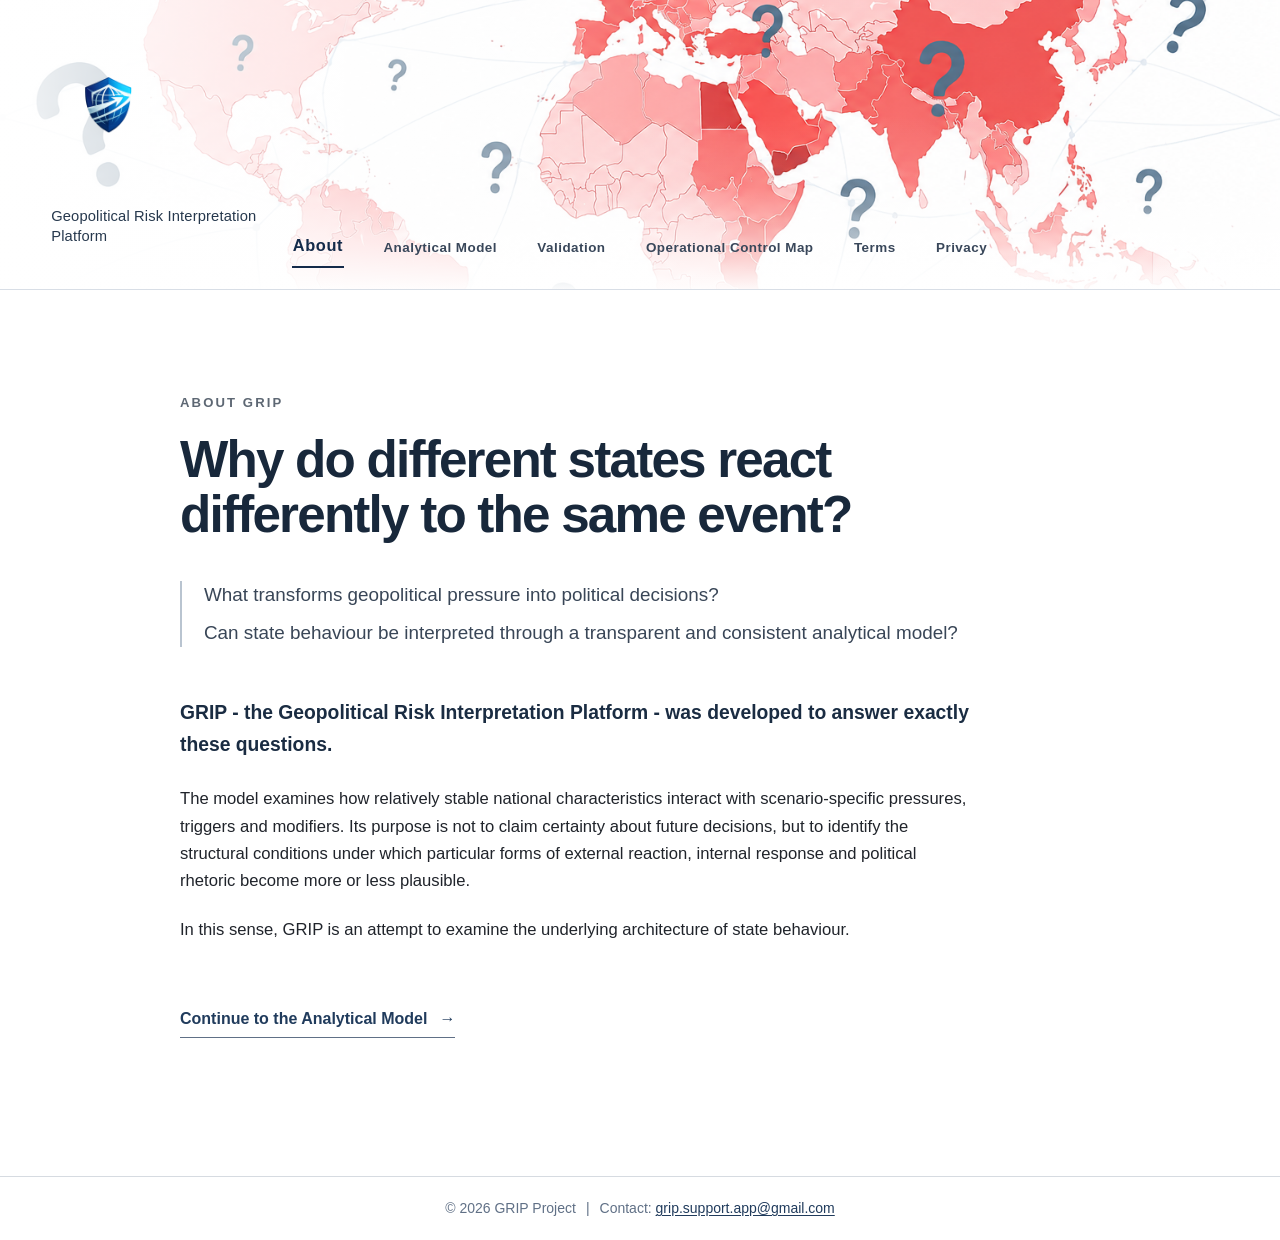
<file: index.html>
<!DOCTYPE html>
<html lang="en">
<head>
  <meta charset="utf-8">
  <meta name="viewport" content="width=device-width, initial-scale=1">
  <meta name="description" content="GRIP — Geopolitical Risk Interpretation Platform. A structured approach to interpreting state behaviour under geopolitical pressure.">
  <title>About GRIP | Geopolitical Risk Interpretation Platform</title>
  <link rel="stylesheet" href="styles.css">
</head>
<body>
  <header class="hero" aria-label="GRIP introduction">
    <img class="hero__background" src="assets/banner-about.png"
         alt="A world map with global connections and question marks">
    <div class="hero__shade" aria-hidden="true"></div>

    <a class="brand" href="index.html" aria-label="GRIP About page">
      <img class="brand__logo" src="assets/grip-logo.png" alt="GRIP logo">
      <span class="brand__name">Geopolitical Risk Interpretation Platform</span>
    </a>

    <nav class="site-nav" aria-label="Primary navigation">
      <a class="site-nav__link site-nav__link--active" href="index.html" aria-current="page">About</a>
      <a class="site-nav__link" href="model.html">Analytical Model</a>
      <a class="site-nav__link" href="validation.html">Validation</a>
      <a class="site-nav__link" href="map.html">Operational Control Map</a>
      <a class="site-nav__link" href="terms.html">Terms</a>
      <a class="site-nav__link" href="privacy.html">Privacy</a>
    </nav>
  </header>

  <main class="page">
    <article class="article">
      <p class="eyebrow">About GRIP</p>
      <h1>Why do different states react differently to the same event?</h1>

      <div class="opening-questions" aria-label="Questions behind GRIP">
        <p>What transforms geopolitical pressure into political decisions?</p>
        <p>Can state behaviour be interpreted through a transparent and consistent analytical model?</p>
      </div>

      <div class="prose">
        <p class="lead">GRIP - the Geopolitical Risk Interpretation Platform - was developed to answer exactly these questions.</p>
        <p>
          The model examines how relatively stable national characteristics interact
          with scenario-specific pressures, triggers and modifiers. Its purpose is not
          to claim certainty about future decisions, but to identify the structural
          conditions under which particular forms of external reaction, internal
          response and political rhetoric become more or less plausible.
        </p>
        <p>
          In this sense, GRIP is an attempt to examine the underlying architecture of
          state behaviour.
        </p>
      </div>

      <a class="next-link" href="model.html">
        Continue to the Analytical Model <span aria-hidden="true">→</span>
      </a>
    </article>
  </main>

  <footer class="site-footer">
    <div class="footer-content">
      <span>© 2026 GRIP Project</span>
      <span class="footer-separator" aria-hidden="true">|</span>
      <span>Contact: <a href="mailto:grip.support.app@gmail.com">grip.support.app@gmail.com</a></span>
    </div>
  </footer>

</body>
</html>
</file>
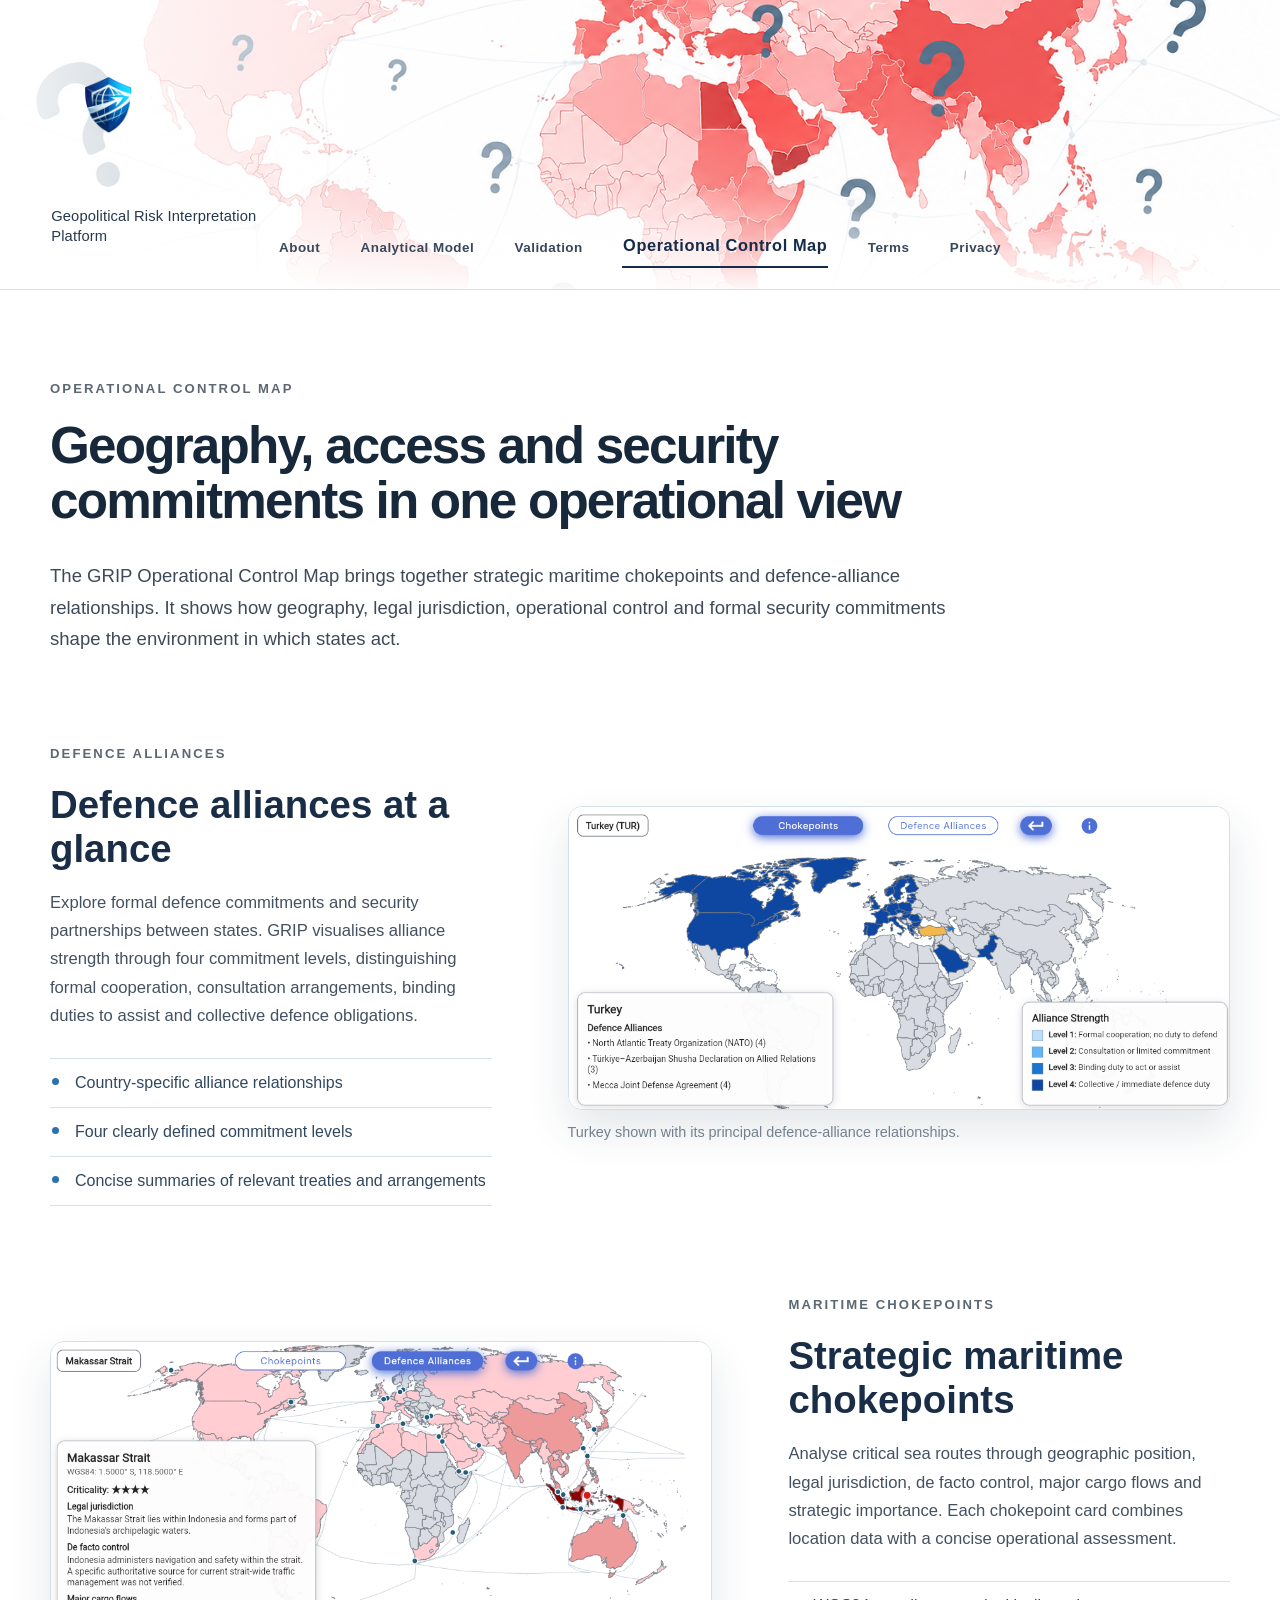
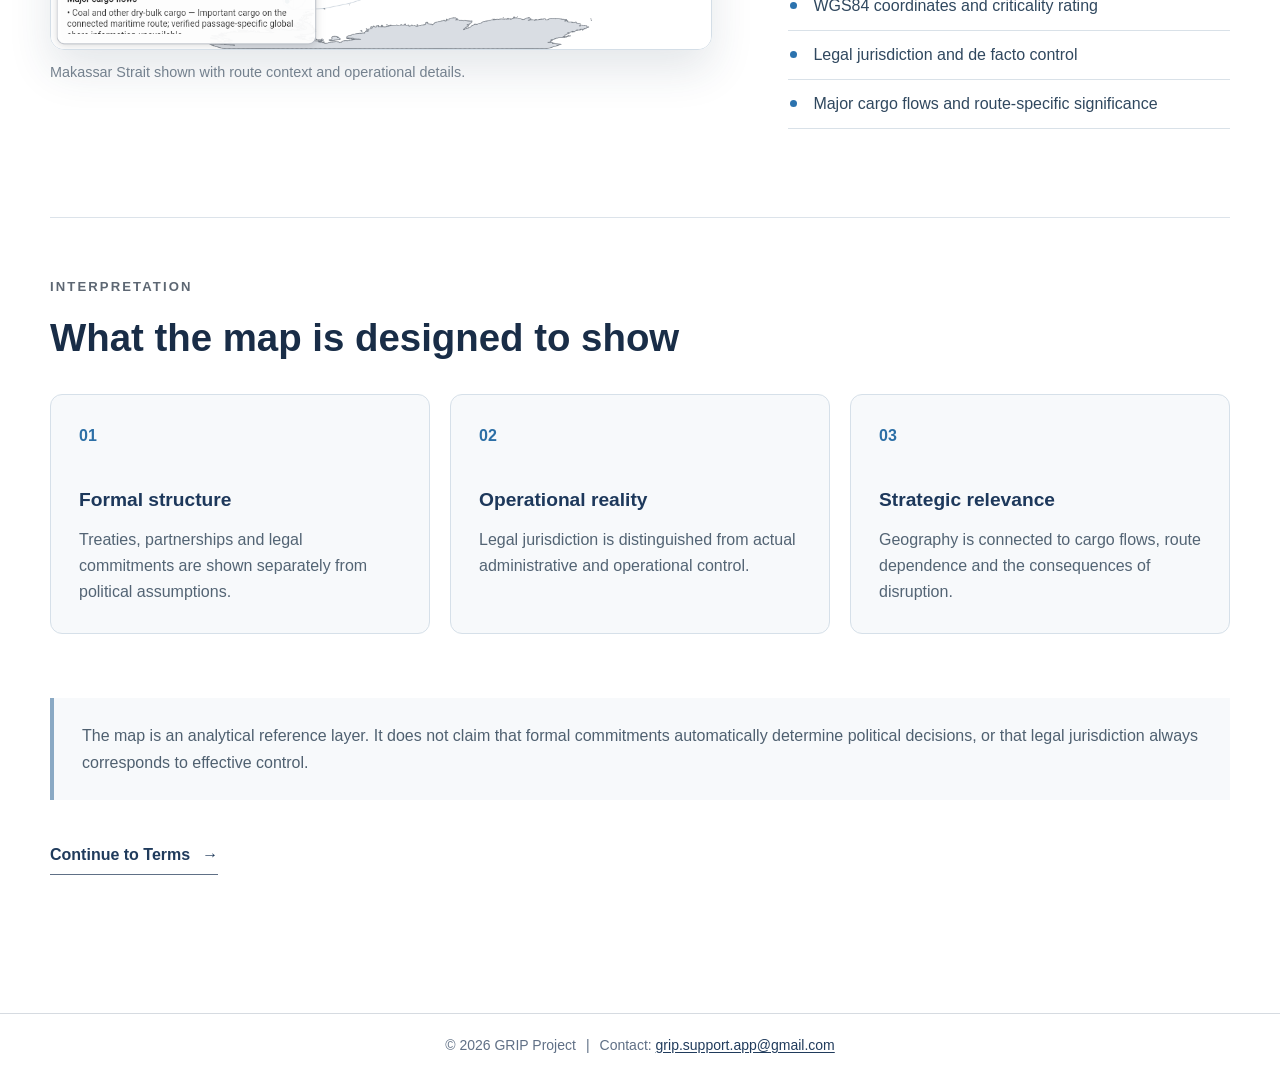
<file: map.html>
<!DOCTYPE html>
<html lang="en">
<head>
  <meta charset="utf-8">
  <meta name="viewport" content="width=device-width, initial-scale=1">
  <meta name="description" content="Explore strategic maritime chokepoints and defence-alliance relationships in the GRIP Operational Control Map.">
  <title>Operational Control Map | GRIP</title>

  <link rel="stylesheet" href="styles.css">
  <link rel="stylesheet" href="map.css?v=3">
</head>

<body>
  <header class="hero" aria-label="GRIP Operational Control Map">
    <picture>
      <img
        class="hero__background"
        src="assets/banner-about.png"
        alt=""
      >
    </picture>

    <div class="hero__shade" aria-hidden="true"></div>

    <a class="brand" href="index.html" aria-label="GRIP About page">
      <img class="brand__logo" src="assets/grip-logo.png" alt="GRIP logo">
      <span class="brand__name">Geopolitical Risk Interpretation Platform</span>
    </a>

    <nav class="site-nav" aria-label="Primary navigation">
      <a class="site-nav__link" href="index.html">About</a>
      <a class="site-nav__link" href="model.html">Analytical Model</a>
      <a class="site-nav__link" href="validation.html">Validation</a>
      <a class="site-nav__link site-nav__link--active"
         href="map.html"
         aria-current="page">Operational Control Map</a>
      <a class="site-nav__link" href="terms.html">Terms</a>
      <a class="site-nav__link" href="privacy.html">Privacy</a>
    </nav>
  </header>

  <main class="page page--map">
    <article class="article article--map">
      <p class="eyebrow">Operational Control Map</p>

      <h1>Geography, access and security commitments in one operational view</h1>

      <p class="map-intro">
        The GRIP Operational Control Map brings together strategic maritime
        chokepoints and defence-alliance relationships. It shows how geography,
        legal jurisdiction, operational control and formal security commitments
        shape the environment in which states act.
      </p>

      <section class="map-section map-section--split">
        <div class="map-section__text">
          <p class="eyebrow">Defence Alliances</p>
          <h2>Defence alliances at a glance</h2>

          <p>
            Explore formal defence commitments and security partnerships between
            states. GRIP visualises alliance strength through four commitment
            levels, distinguishing formal cooperation, consultation arrangements,
            binding duties to assist and collective defence obligations.
          </p>

          <ul class="map-list">
            <li>Country-specific alliance relationships</li>
            <li>Four clearly defined commitment levels</li>
            <li>Concise summaries of relevant treaties and arrangements</li>
          </ul>
        </div>

        <figure class="map-figure">
          <img
            src="assets/Alliances_2.png"
            alt="GRIP defence-alliance view for Turkey"
            loading="lazy"
          >
          <figcaption>
            Turkey shown with its principal defence-alliance relationships.
          </figcaption>
        </figure>
      </section>

      <section class="map-section map-section--split map-section--reverse">
        <div class="map-section__text">
          <p class="eyebrow">Maritime Chokepoints</p>
          <h2>Strategic maritime chokepoints</h2>

          <p>
            Analyse critical sea routes through geographic position, legal
            jurisdiction, de facto control, major cargo flows and strategic
            importance. Each chokepoint card combines location data with a concise
            operational assessment.
          </p>

          <ul class="map-list">
            <li>WGS84 coordinates and criticality rating</li>
            <li>Legal jurisdiction and de facto control</li>
            <li>Major cargo flows and route-specific significance</li>
          </ul>
        </div>

        <figure class="map-figure">
          <img
            src="assets/Chokepoints_2.png"
            alt="GRIP chokepoint view for the Makassar Strait"
            loading="lazy"
          >
          <figcaption>
            Makassar Strait shown with route context and operational details.
          </figcaption>
        </figure>
      </section>

      <section class="map-section map-section--principles">
        <p class="eyebrow">Interpretation</p>
        <h2>What the map is designed to show</h2>

        <div class="principles-grid">
          <article>
            <span>01</span>
            <h3>Formal structure</h3>
            <p>
              Treaties, partnerships and legal commitments are shown separately
              from political assumptions.
            </p>
          </article>

          <article>
            <span>02</span>
            <h3>Operational reality</h3>
            <p>
              Legal jurisdiction is distinguished from actual administrative and
              operational control.
            </p>
          </article>

          <article>
            <span>03</span>
            <h3>Strategic relevance</h3>
            <p>
              Geography is connected to cargo flows, route dependence and the
              consequences of disruption.
            </p>
          </article>
        </div>
      </section>

      <p class="map-note">
        The map is an analytical reference layer. It does not claim that formal
        commitments automatically determine political decisions, or that legal
        jurisdiction always corresponds to effective control.
      </p>

      <a class="next-link" href="terms.html">
        Continue to Terms
        <span aria-hidden="true">→</span>
      </a>
    </article>
  </main>

  <footer class="site-footer">
    <div class="footer-content">
      <span>© 2026 GRIP Project</span>
      <span class="footer-separator" aria-hidden="true">|</span>
      <span>Contact: <a href="mailto:grip.support.app@gmail.com">grip.support.app@gmail.com</a></span>
    </div>
  </footer>

</body>
</html>
</file>
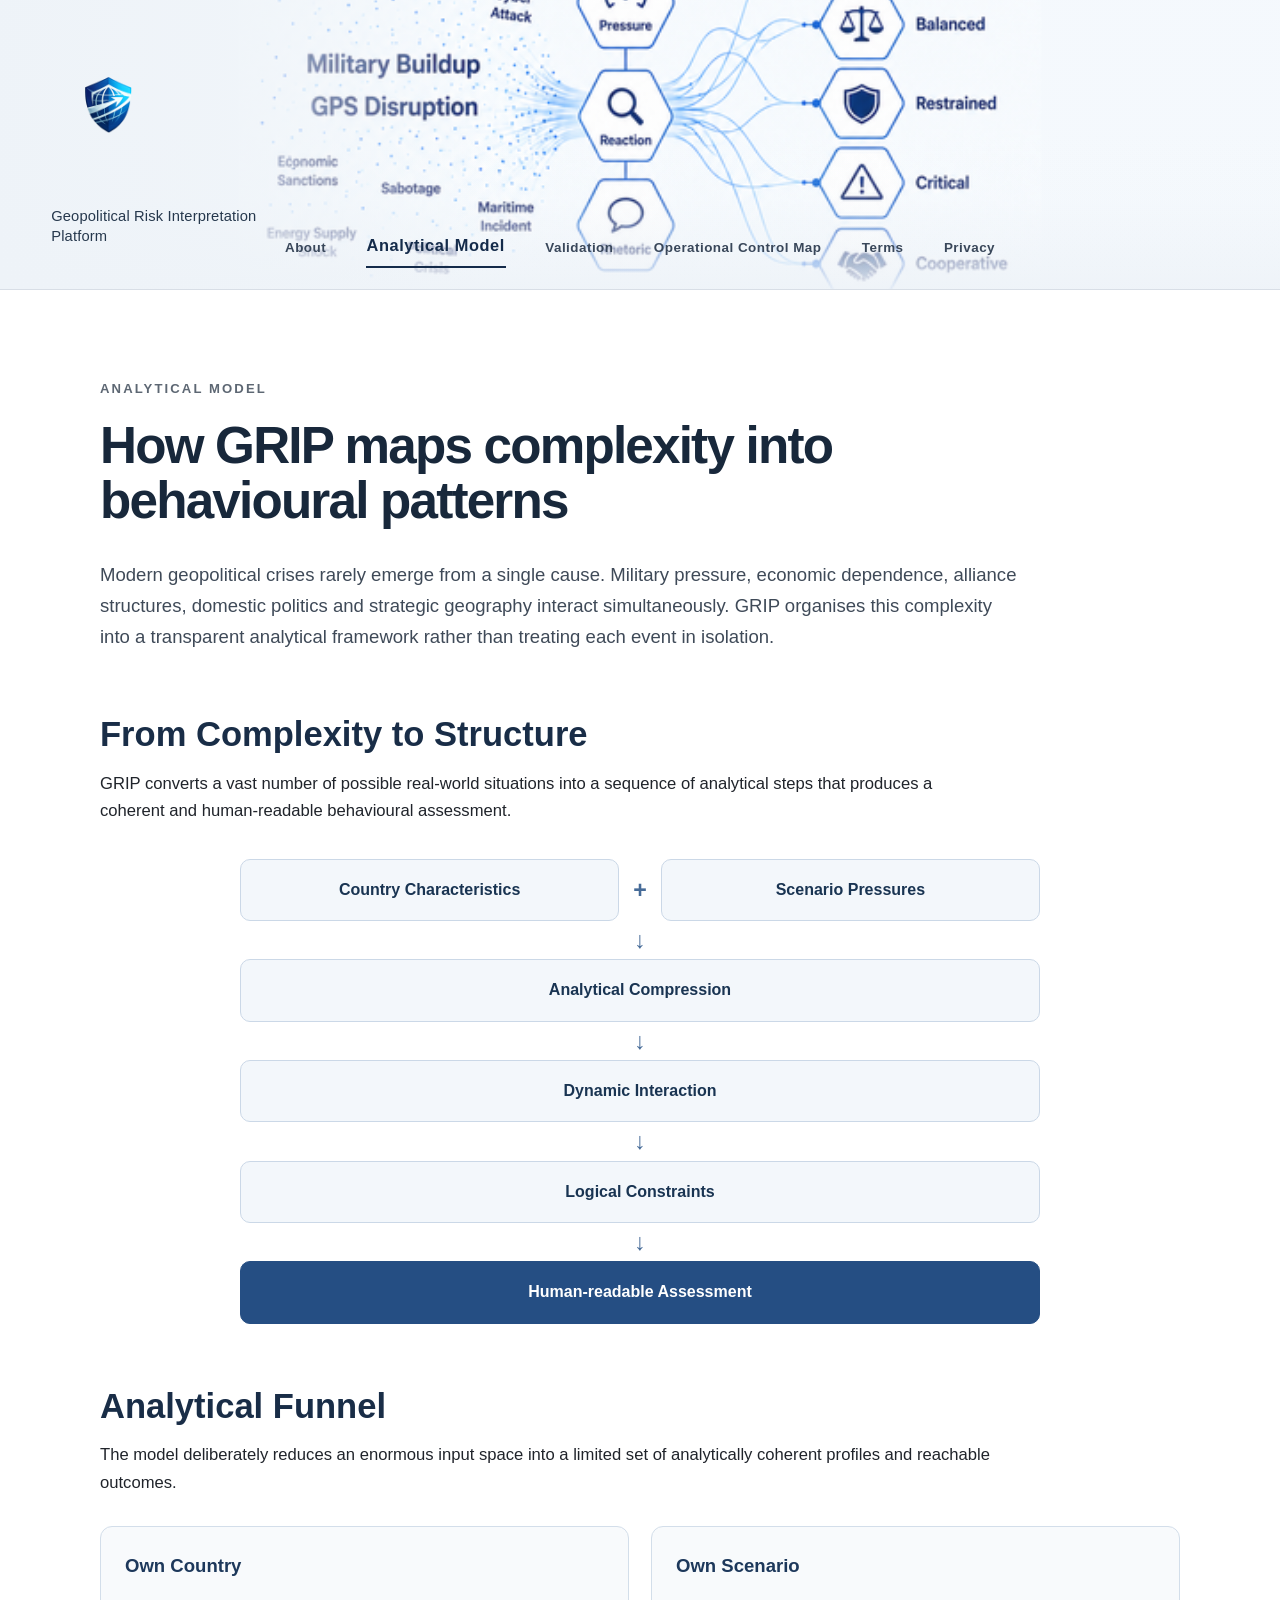
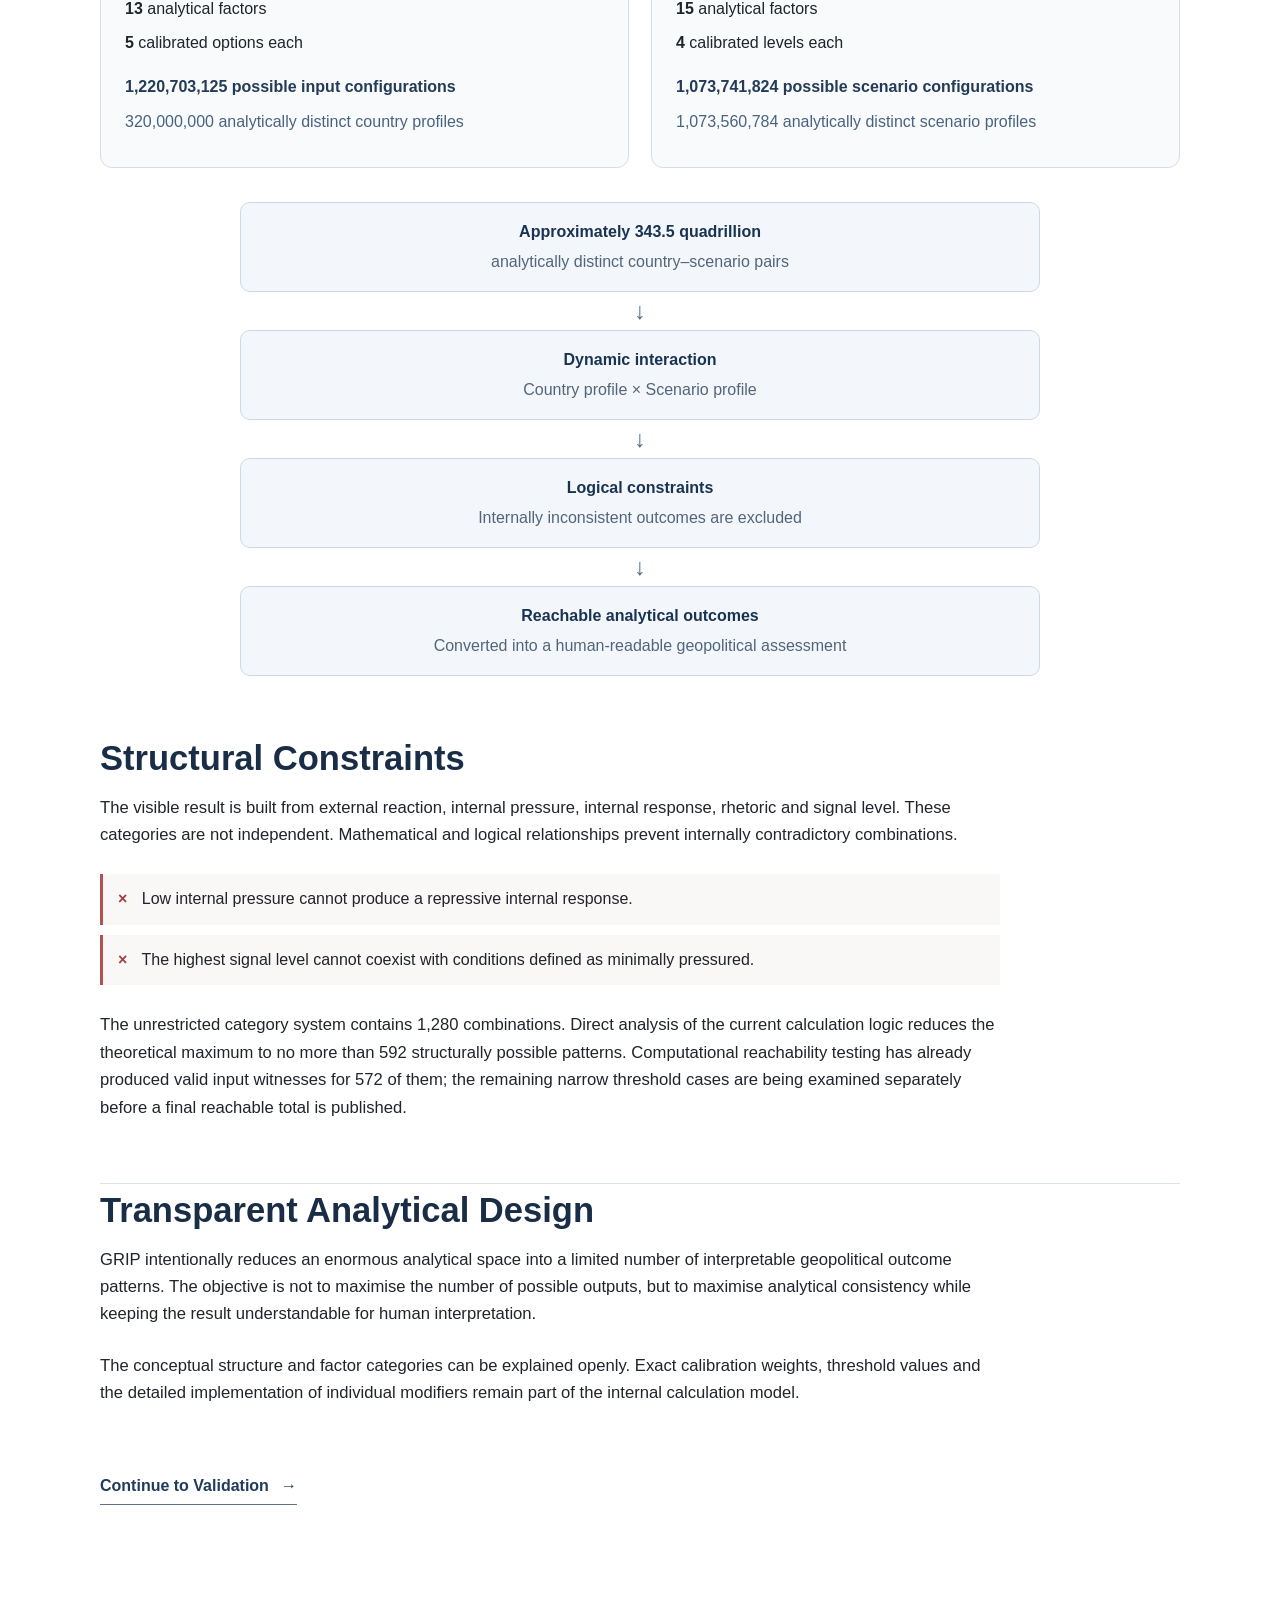
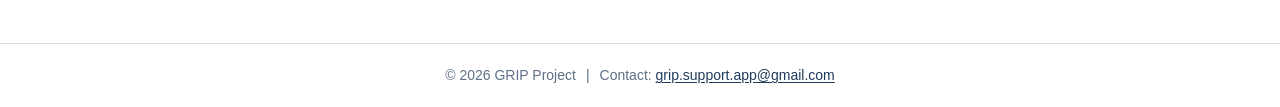
<file: model.html>
<!DOCTYPE html>
<html lang="en">
<head>
  <meta charset="utf-8">
  <meta name="viewport" content="width=device-width, initial-scale=1">
  <meta name="description" content="How the GRIP analytical model transforms geopolitical complexity into interpretable behavioural patterns.">
  <title>Analytical Model | GRIP</title>
  <link rel="stylesheet" href="styles.css">
  <link rel="stylesheet" href="model.css?v=4">
</head>
<body>
  <header class="hero hero--model" aria-label="GRIP analytical model">
    <picture>
      <source media="(max-width: 720px)" srcset="assets/banner-model-mobile.png?v=4">
      <img
        class="hero__background"
        src="assets/banner-model.png?v=4"
        alt="Geopolitical scenarios transformed through pressure, reaction and rhetoric into behavioural outcomes"
      >
    </picture>
    <div class="hero__shade hero__shade--model" aria-hidden="true"></div>
    <a class="brand" href="index.html" aria-label="GRIP About page">
      <img class="brand__logo" src="assets/grip-logo.png" alt="GRIP logo">
      <span class="brand__name">Geopolitical Risk Interpretation Platform</span>
    </a>
    <nav class="site-nav" aria-label="Primary navigation">
      <a class="site-nav__link" href="index.html">About</a>
      <a class="site-nav__link site-nav__link--active" href="model.html" aria-current="page">Analytical Model</a>
      <a class="site-nav__link" href="validation.html">Validation</a>
      <a class="site-nav__link" href="map.html">Operational Control Map</a>
      <a class="site-nav__link" href="terms.html">Terms</a>
      <a class="site-nav__link" href="privacy.html">Privacy</a>
    </nav>
  </header>
  <main class="page page--model">
    <article class="article article--wide">
      <p class="eyebrow">Analytical Model</p>
      <h1>How GRIP maps complexity into behavioural patterns</h1>
      <p class="model-intro">Modern geopolitical crises rarely emerge from a single cause. Military pressure, economic dependence, alliance structures, domestic politics and strategic geography interact simultaneously. GRIP organises this complexity into a transparent analytical framework rather than treating each event in isolation.</p>

      <section class="model-section">
        <h2>From Complexity to Structure</h2>
        <p>GRIP converts a vast number of possible real-world situations into a sequence of analytical steps that produces a coherent and human-readable behavioural assessment.</p>
        <div class="process-flow" aria-label="GRIP analytical process">
          <div class="process-row process-row--split"><div class="process-box">Country Characteristics</div><div class="process-plus">+</div><div class="process-box">Scenario Pressures</div></div>
          <div class="process-arrow">↓</div><div class="process-box process-box--wide">Analytical Compression</div>
          <div class="process-arrow">↓</div><div class="process-box process-box--wide">Dynamic Interaction</div>
          <div class="process-arrow">↓</div><div class="process-box process-box--wide">Logical Constraints</div>
          <div class="process-arrow">↓</div><div class="process-box process-box--wide process-box--final">Human-readable Assessment</div>
        </div>
      </section>

      <section class="model-section">
        <h2>Analytical Funnel</h2>
        <p>The model deliberately reduces an enormous input space into a limited set of analytically coherent profiles and reachable outcomes.</p>
        <div class="funnel-grid">
          <div class="factor-card"><h3>Own Country</h3><p><strong>13</strong> analytical factors</p><p><strong>5</strong> calibrated options each</p><p class="factor-total">1,220,703,125 possible input configurations</p><p class="factor-distinct">320,000,000 analytically distinct country profiles</p></div>
          <div class="factor-card"><h3>Own Scenario</h3><p><strong>15</strong> analytical factors</p><p><strong>4</strong> calibrated levels each</p><p class="factor-total">1,073,741,824 possible scenario configurations</p><p class="factor-distinct">1,073,560,784 analytically distinct scenario profiles</p></div>
        </div>
        <div class="funnel">
          <div class="funnel-step"><strong>Approximately 343.5 quadrillion</strong><span>analytically distinct country–scenario pairs</span></div>
          <div class="process-arrow">↓</div><div class="funnel-step"><strong>Dynamic interaction</strong><span>Country profile × Scenario profile</span></div>
          <div class="process-arrow">↓</div><div class="funnel-step"><strong>Logical constraints</strong><span>Internally inconsistent outcomes are excluded</span></div>
          <div class="process-arrow">↓</div><div class="funnel-step"><strong>Reachable analytical outcomes</strong><span>Converted into a human-readable geopolitical assessment</span></div>
        </div>
      </section>

      <section class="model-section model-section--constraints">
        <h2>Structural Constraints</h2>
        <p>The visible result is built from external reaction, internal pressure, internal response, rhetoric and signal level. These categories are not independent. Mathematical and logical relationships prevent internally contradictory combinations.</p>
        <div class="constraint-list"><p><span aria-hidden="true">×</span> Low internal pressure cannot produce a repressive internal response.</p><p><span aria-hidden="true">×</span> The highest signal level cannot coexist with conditions defined as minimally pressured.</p></div>
        <p>The unrestricted category system contains 1,280 combinations. Direct analysis of the current calculation logic reduces the theoretical maximum to no more than 592 structurally possible patterns. Computational reachability testing has already produced valid input witnesses for 572 of them; the remaining narrow threshold cases are being examined separately before a final reachable total is published.</p>
      </section>

      <section class="model-section model-section--closing">
        <h2>Transparent Analytical Design</h2>
        <p>GRIP intentionally reduces an enormous analytical space into a limited number of interpretable geopolitical outcome patterns. The objective is not to maximise the number of possible outputs, but to maximise analytical consistency while keeping the result understandable for human interpretation.</p>
        <p>The conceptual structure and factor categories can be explained openly. Exact calibration weights, threshold values and the detailed implementation of individual modifiers remain part of the internal calculation model.</p>
      </section>
      <a class="next-link" href="validation.html">Continue to Validation <span aria-hidden="true">→</span></a>
    </article>
  </main>

  <footer class="site-footer">
    <div class="footer-content">
      <span>© 2026 GRIP Project</span>
      <span class="footer-separator" aria-hidden="true">|</span>
      <span>Contact: <a href="mailto:grip.support.app@gmail.com">grip.support.app@gmail.com</a></span>
    </div>
  </footer>

</body>
</html>
</file>
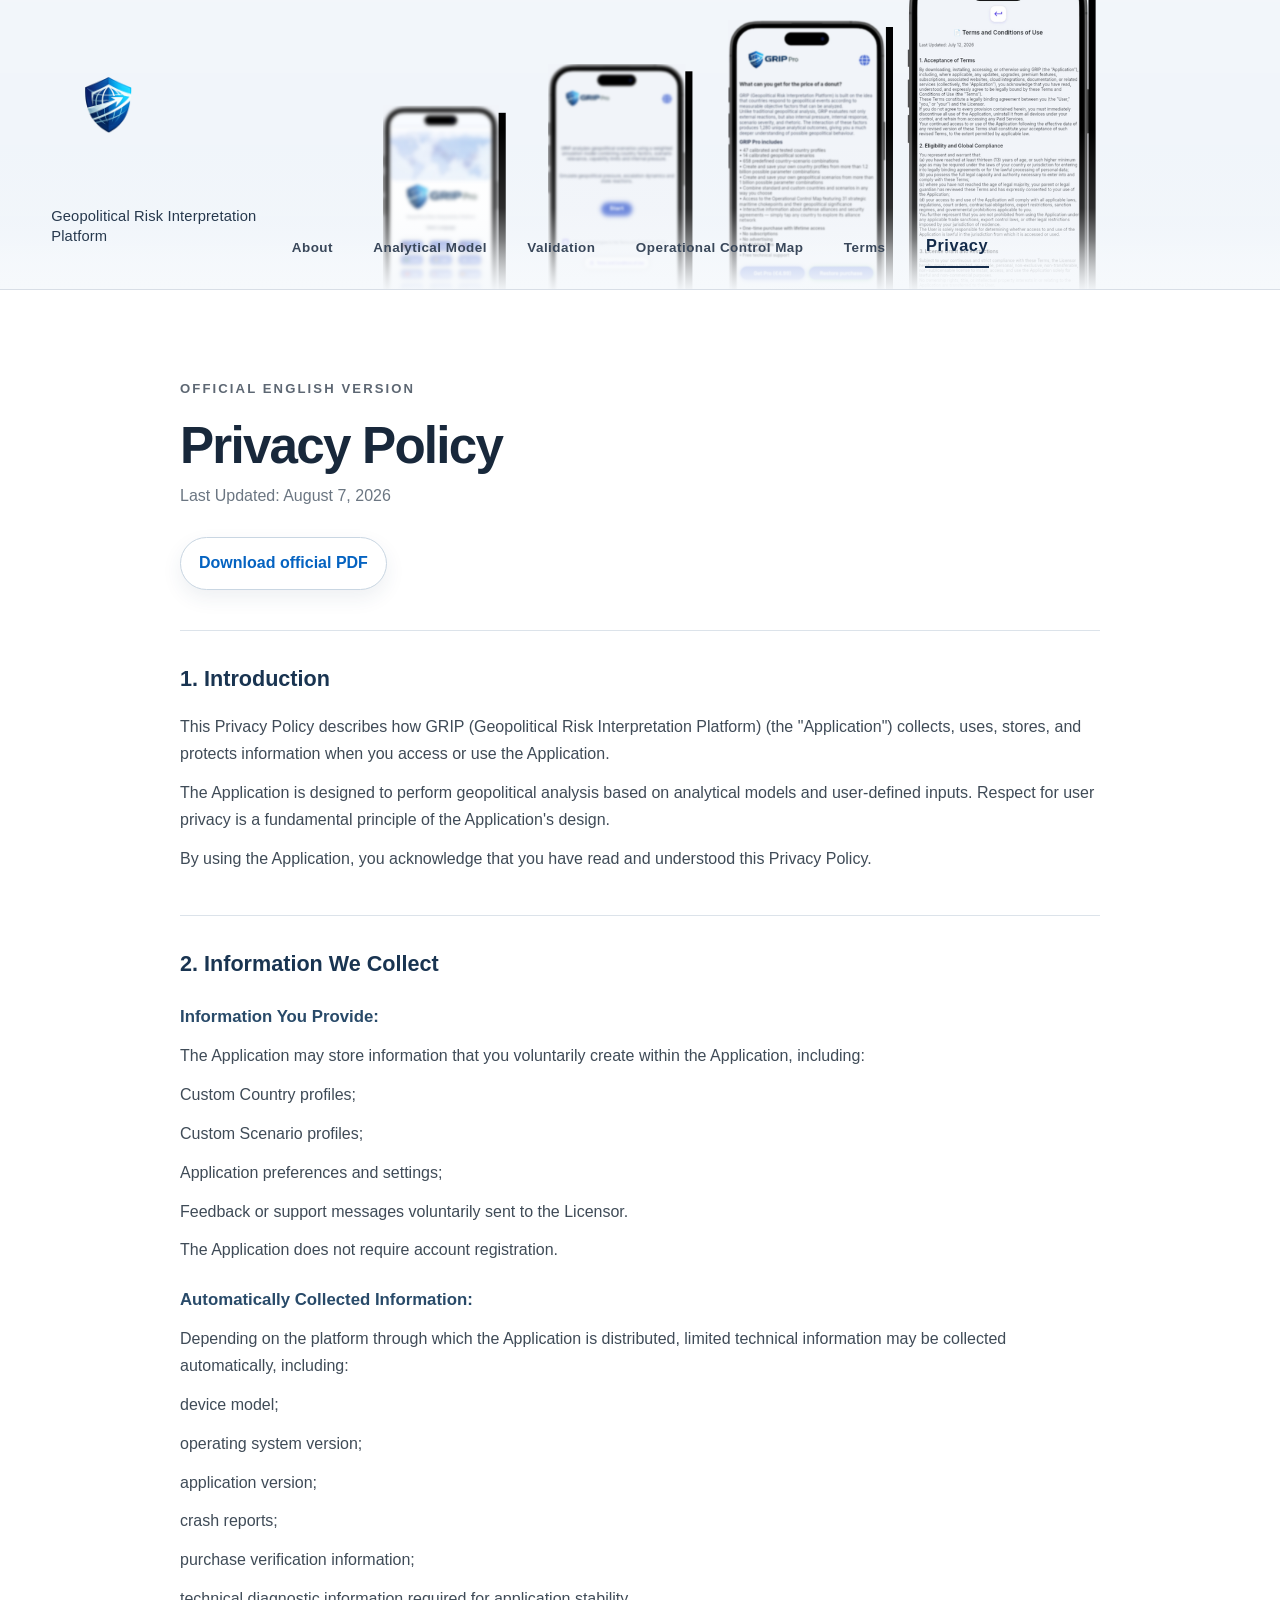
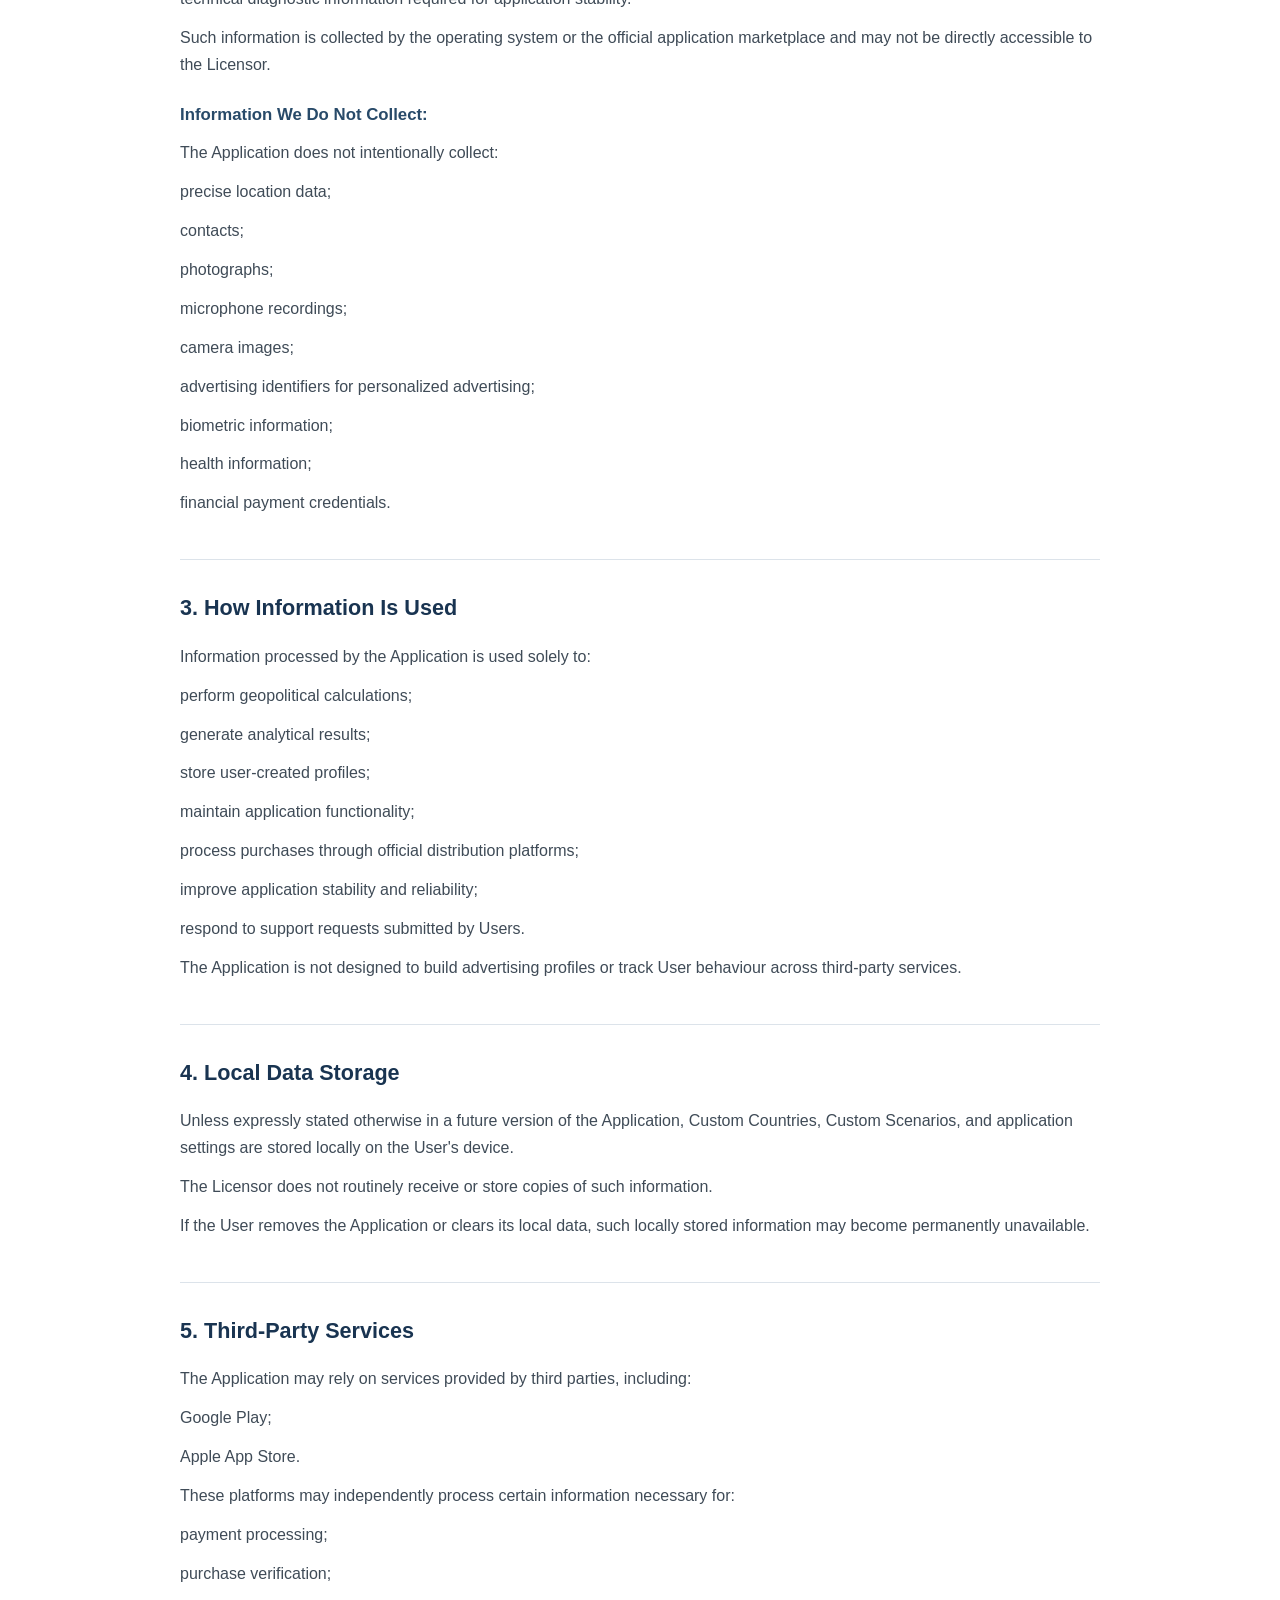
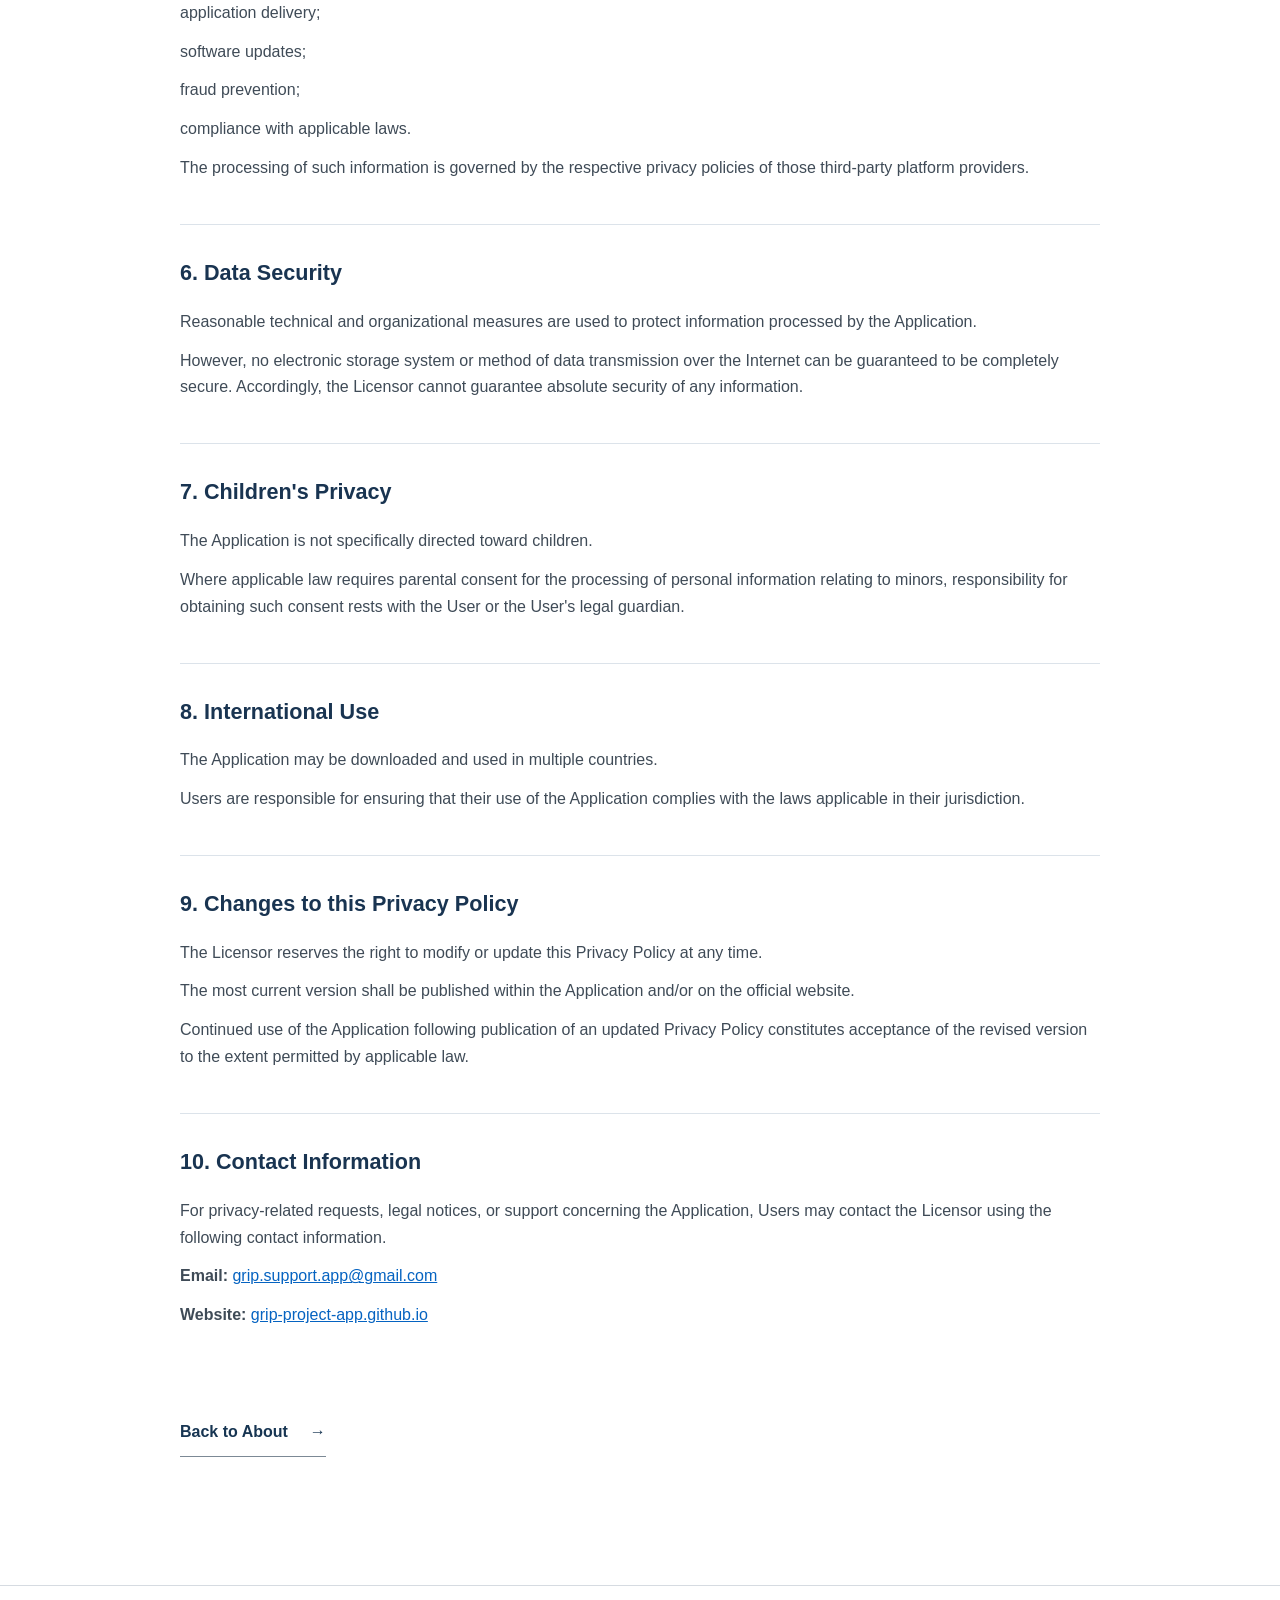
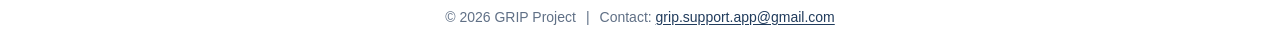
<file: privacy.html>
<!DOCTYPE html>
<html lang="en">
<head>
  <meta charset="UTF-8">
  <meta name="viewport" content="width=device-width, initial-scale=1.0">
  <title>Privacy Policy | GRIP</title>
  <link rel="stylesheet" href="styles.css">
  <link rel="stylesheet" href="privacy.css?v=1">
</head>
<body>
  <header class="hero hero--privacy">
    <picture>
      <source media="(max-width: 720px)" srcset="assets/banner-terms-mobile.png">
      <img class="hero__background" src="assets/banner-terms.png" alt="">
    </picture>

    <div class="hero__shade hero__shade--privacy" aria-hidden="true"></div>

    <a class="brand" href="index.html" aria-label="GRIP About page">
      <img class="brand__logo" src="assets/grip-logo.png" alt="GRIP logo">
      <span class="brand__name">Geopolitical Risk Interpretation Platform</span>
    </a>

    <nav class="site-nav" aria-label="Primary navigation">
      <a class="site-nav__link" href="index.html">About</a>
      <a class="site-nav__link" href="model.html">Analytical Model</a>
      <a class="site-nav__link" href="validation.html">Validation</a>
      <a class="site-nav__link" href="map.html">Operational Control Map</a>
      <a class="site-nav__link" href="terms.html">Terms</a>
      <a class="site-nav__link site-nav__link--active" href="privacy.html" aria-current="page">Privacy</a>
    </nav>
  </header>

  <main class="page page--privacy">
    <article class="article article--privacy">
      <p class="eyebrow">OFFICIAL ENGLISH VERSION</p>
      <h1>Privacy Policy</h1>
      <p class="privacy-updated">Last Updated: August 7, 2026</p>

      <div class="privacy-actions">
        <a class="privacy-download"
           href="assets/Privacy-Policy.pdf"
           target="_blank"
           rel="noopener">
          Download official PDF
        </a>
      </div>

      <section id="section-1">
<h2>1. Introduction</h2>
<p>This Privacy Policy describes how GRIP (Geopolitical Risk Interpretation Platform) (the &quot;Application&quot;) collects, uses, stores, and protects information when you access or use the Application.</p>
<p>The Application is designed to perform geopolitical analysis based on analytical models and user-defined inputs. Respect for user privacy is a fundamental principle of the Application&#x27;s design.</p>
<p>By using the Application, you acknowledge that you have read and understood this Privacy Policy.</p>
</section>
<section id="section-2">
<h2>2. Information We Collect</h2>
<h3>Information You Provide:</h3>
<p>The Application may store information that you voluntarily create within the Application, including:</p>
<p>Custom Country profiles;</p>
<p>Custom Scenario profiles;</p>
<p>Application preferences and settings;</p>
<p>Feedback or support messages voluntarily sent to the Licensor.</p>
<p>The Application does not require account registration.</p>
<h3>Automatically Collected Information:</h3>
<p>Depending on the platform through which the Application is distributed, limited technical information may be collected automatically, including:</p>
<p>device model;</p>
<p>operating system version;</p>
<p>application version;</p>
<p>crash reports;</p>
<p>purchase verification information;</p>
<p>technical diagnostic information required for application stability.</p>
<p>Such information is collected by the operating system or the official application marketplace and may not be directly accessible to the Licensor.</p>
<h3>Information We Do Not Collect:</h3>
<p>The Application does not intentionally collect:</p>
<p>precise location data;</p>
<p>contacts;</p>
<p>photographs;</p>
<p>microphone recordings;</p>
<p>camera images;</p>
<p>advertising identifiers for personalized advertising;</p>
<p>biometric information;</p>
<p>health information;</p>
<p>financial payment credentials.</p>
</section>
<section id="section-3">
<h2>3. How Information Is Used</h2>
<p>Information processed by the Application is used solely to:</p>
<p>perform geopolitical calculations;</p>
<p>generate analytical results;</p>
<p>store user-created profiles;</p>
<p>maintain application functionality;</p>
<p>process purchases through official distribution platforms;</p>
<p>improve application stability and reliability;</p>
<p>respond to support requests submitted by Users.</p>
<p>The Application is not designed to build advertising profiles or track User behaviour across third-party services.</p>
</section>
<section id="section-4">
<h2>4. Local Data Storage</h2>
<p>Unless expressly stated otherwise in a future version of the Application, Custom Countries, Custom Scenarios, and application settings are stored locally on the User&#x27;s device.</p>
<p>The Licensor does not routinely receive or store copies of such information.</p>
<p>If the User removes the Application or clears its local data, such locally stored information may become permanently unavailable.</p>
</section>
<section id="section-5">
<h2>5. Third-Party Services</h2>
<p>The Application may rely on services provided by third parties, including:</p>
<p>Google Play;</p>
<p>Apple App Store.</p>
<p>These platforms may independently process certain information necessary for:</p>
<p>payment processing;</p>
<p>purchase verification;</p>
<p>application delivery;</p>
<p>software updates;</p>
<p>fraud prevention;</p>
<p>compliance with applicable laws.</p>
<p>The processing of such information is governed by the respective privacy policies of those third-party platform providers.</p>
</section>
<section id="section-6">
<h2>6. Data Security</h2>
<p>Reasonable technical and organizational measures are used to protect information processed by the Application.</p>
<p>However, no electronic storage system or method of data transmission over the Internet can be guaranteed to be completely secure. Accordingly, the Licensor cannot guarantee absolute security of any information.</p>
</section>
<section id="section-7">
<h2>7. Children&#x27;s Privacy</h2>
<p>The Application is not specifically directed toward children.</p>
<p>Where applicable law requires parental consent for the processing of personal information relating to minors, responsibility for obtaining such consent rests with the User or the User&#x27;s legal guardian.</p>
</section>
<section id="section-8">
<h2>8. International Use</h2>
<p>The Application may be downloaded and used in multiple countries.</p>
<p>Users are responsible for ensuring that their use of the Application complies with the laws applicable in their jurisdiction.</p>
</section>
<section id="section-9">
<h2>9. Changes to this Privacy Policy</h2>
<p>The Licensor reserves the right to modify or update this Privacy Policy at any time.</p>
<p>The most current version shall be published within the Application and/or on the official website.</p>
<p>Continued use of the Application following publication of an updated Privacy Policy constitutes acceptance of the revised version to the extent permitted by applicable law.</p>
</section>
<section id="section-10">
<h2>10. Contact Information</h2>
<p>For privacy-related requests, legal notices, or support concerning the Application, Users may contact the Licensor using the following contact information.</p>
<p class="contact-line"><strong>Email:</strong> <a href="mailto:grip.support.app@gmail.com">grip.support.app@gmail.com</a></p>
<p class="contact-line"><strong>Website:</strong> <a href="https://grip-project-app.github.io">grip-project-app.github.io</a></p>
</section>

      <a class="next-link" href="index.html">
        Back to About
        <span aria-hidden="true">→</span>
      </a>
    </article>
  </main>

  <footer class="site-footer">
    <div class="footer-content">
      <span>© 2026 GRIP Project</span>
      <span class="footer-separator" aria-hidden="true">|</span>
      <span>Contact: <a href="mailto:grip.support.app@gmail.com">grip.support.app@gmail.com</a></span>
    </div>
  </footer>

</body>
</html>
</file>
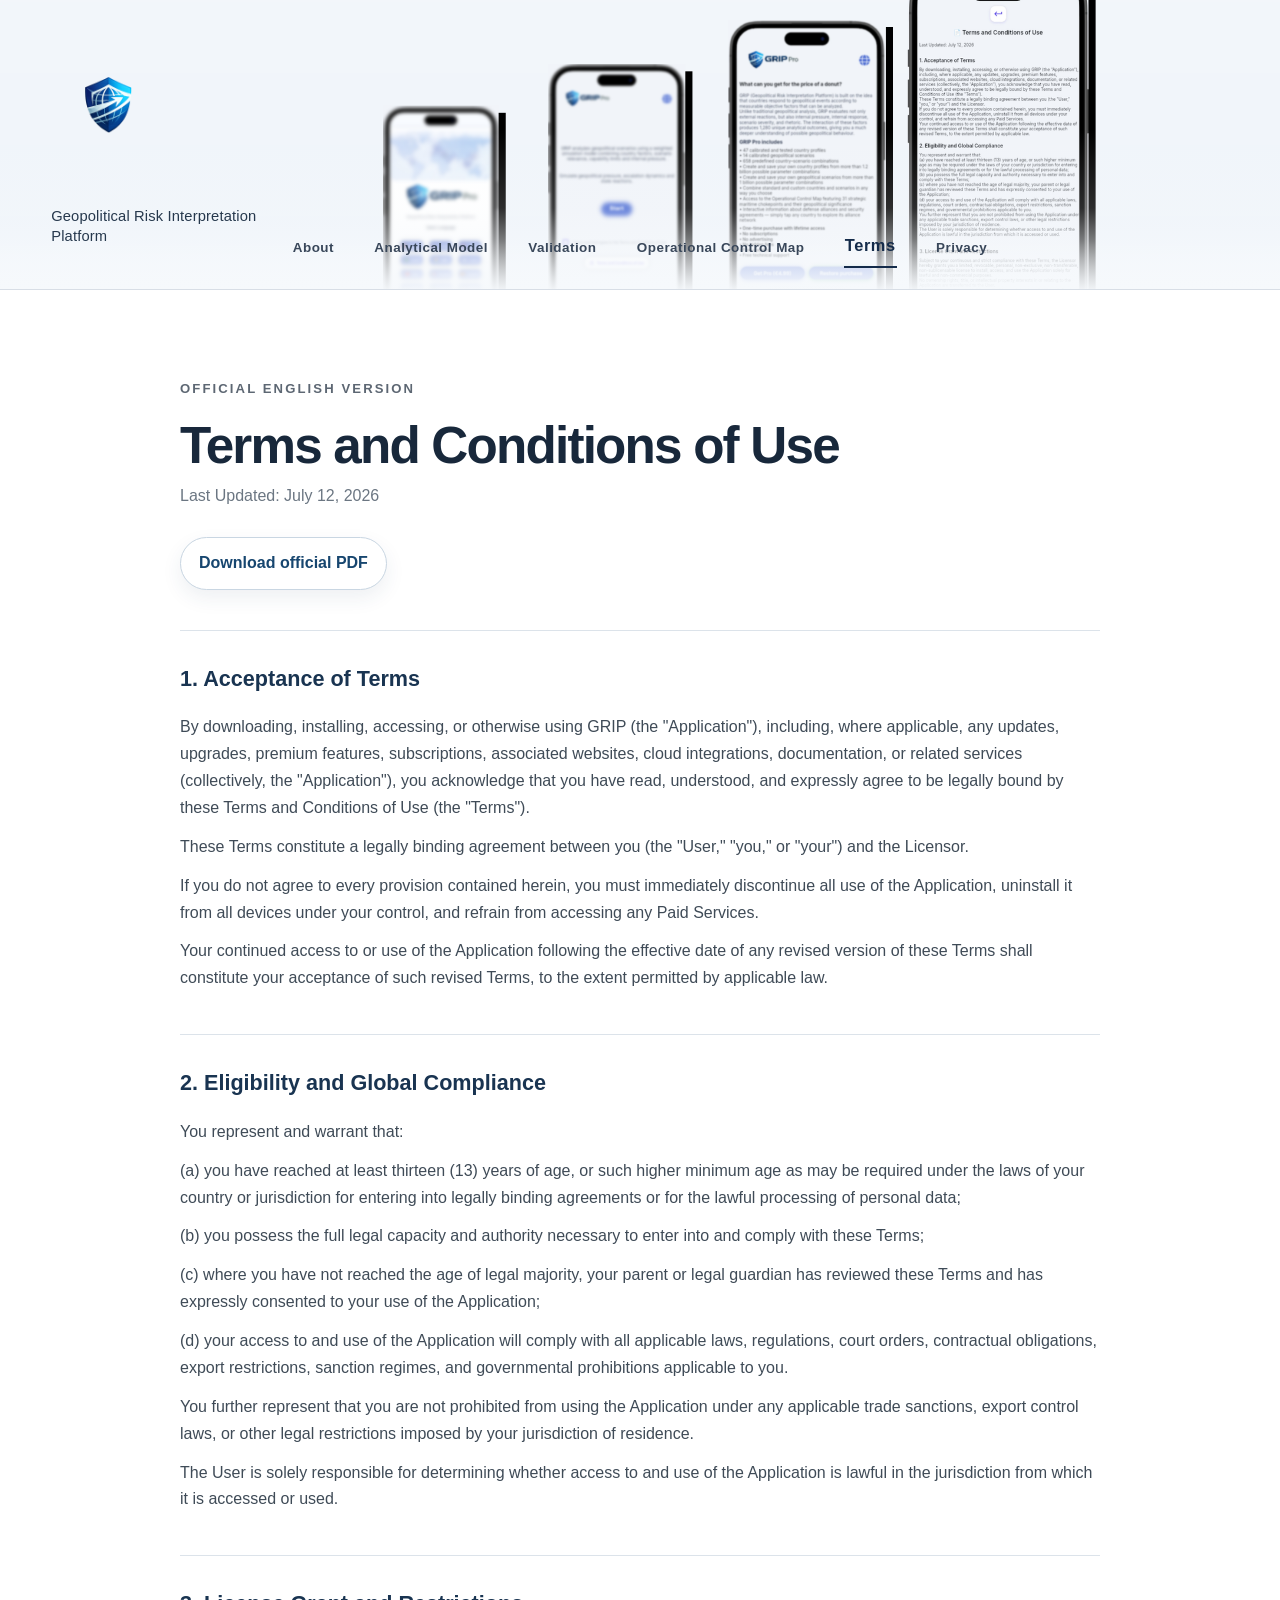
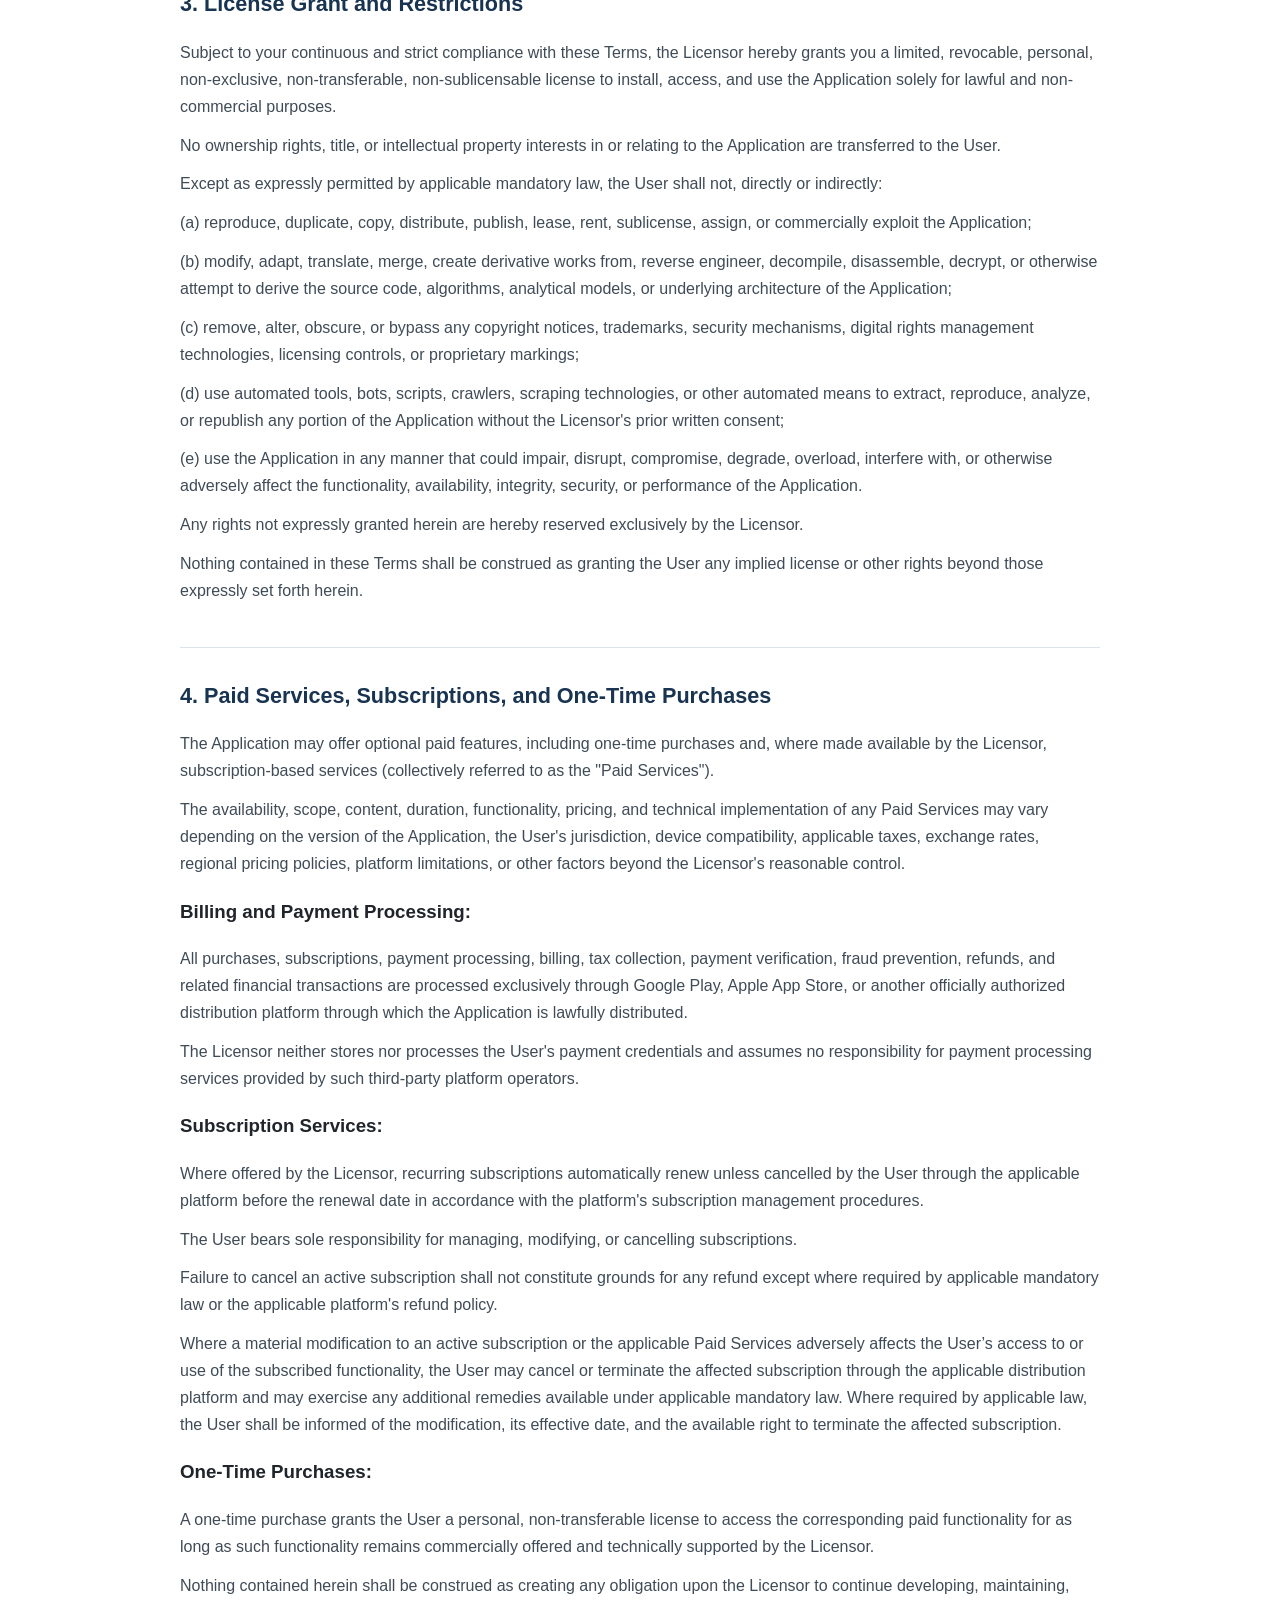
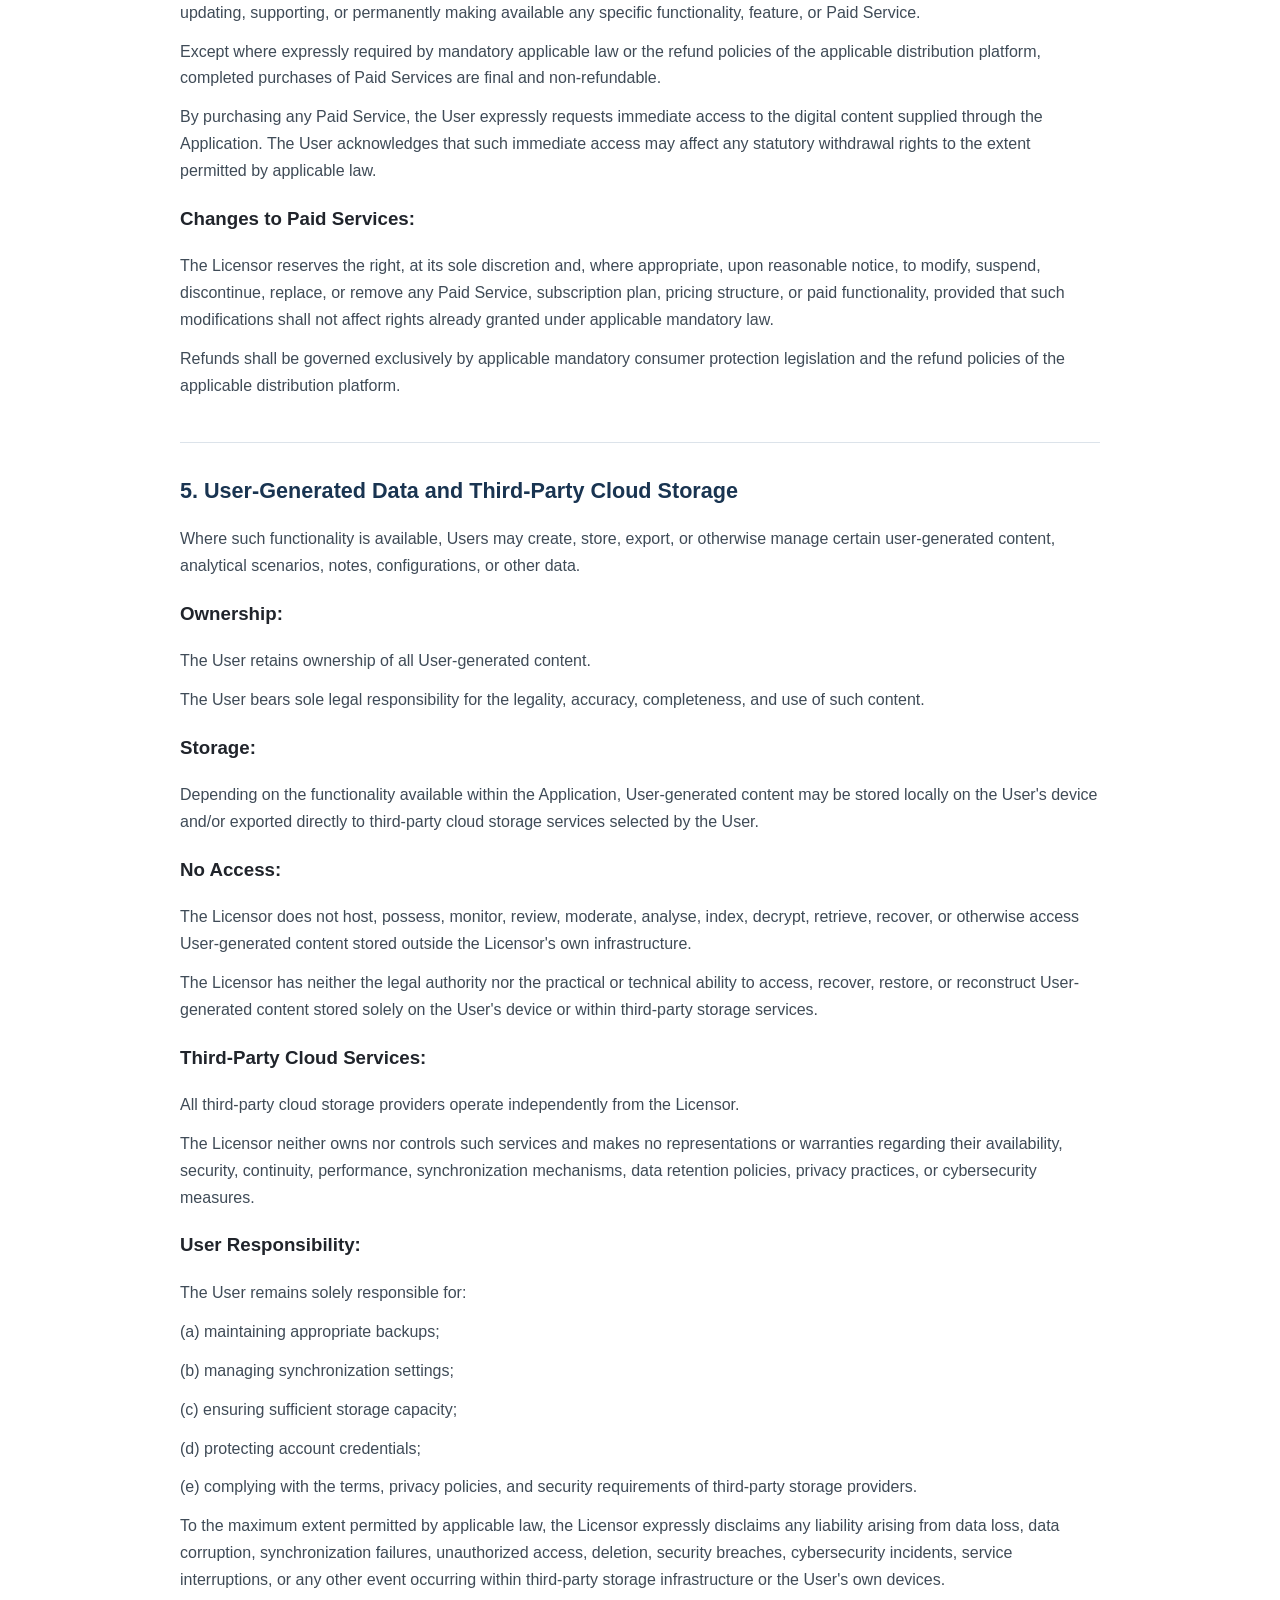
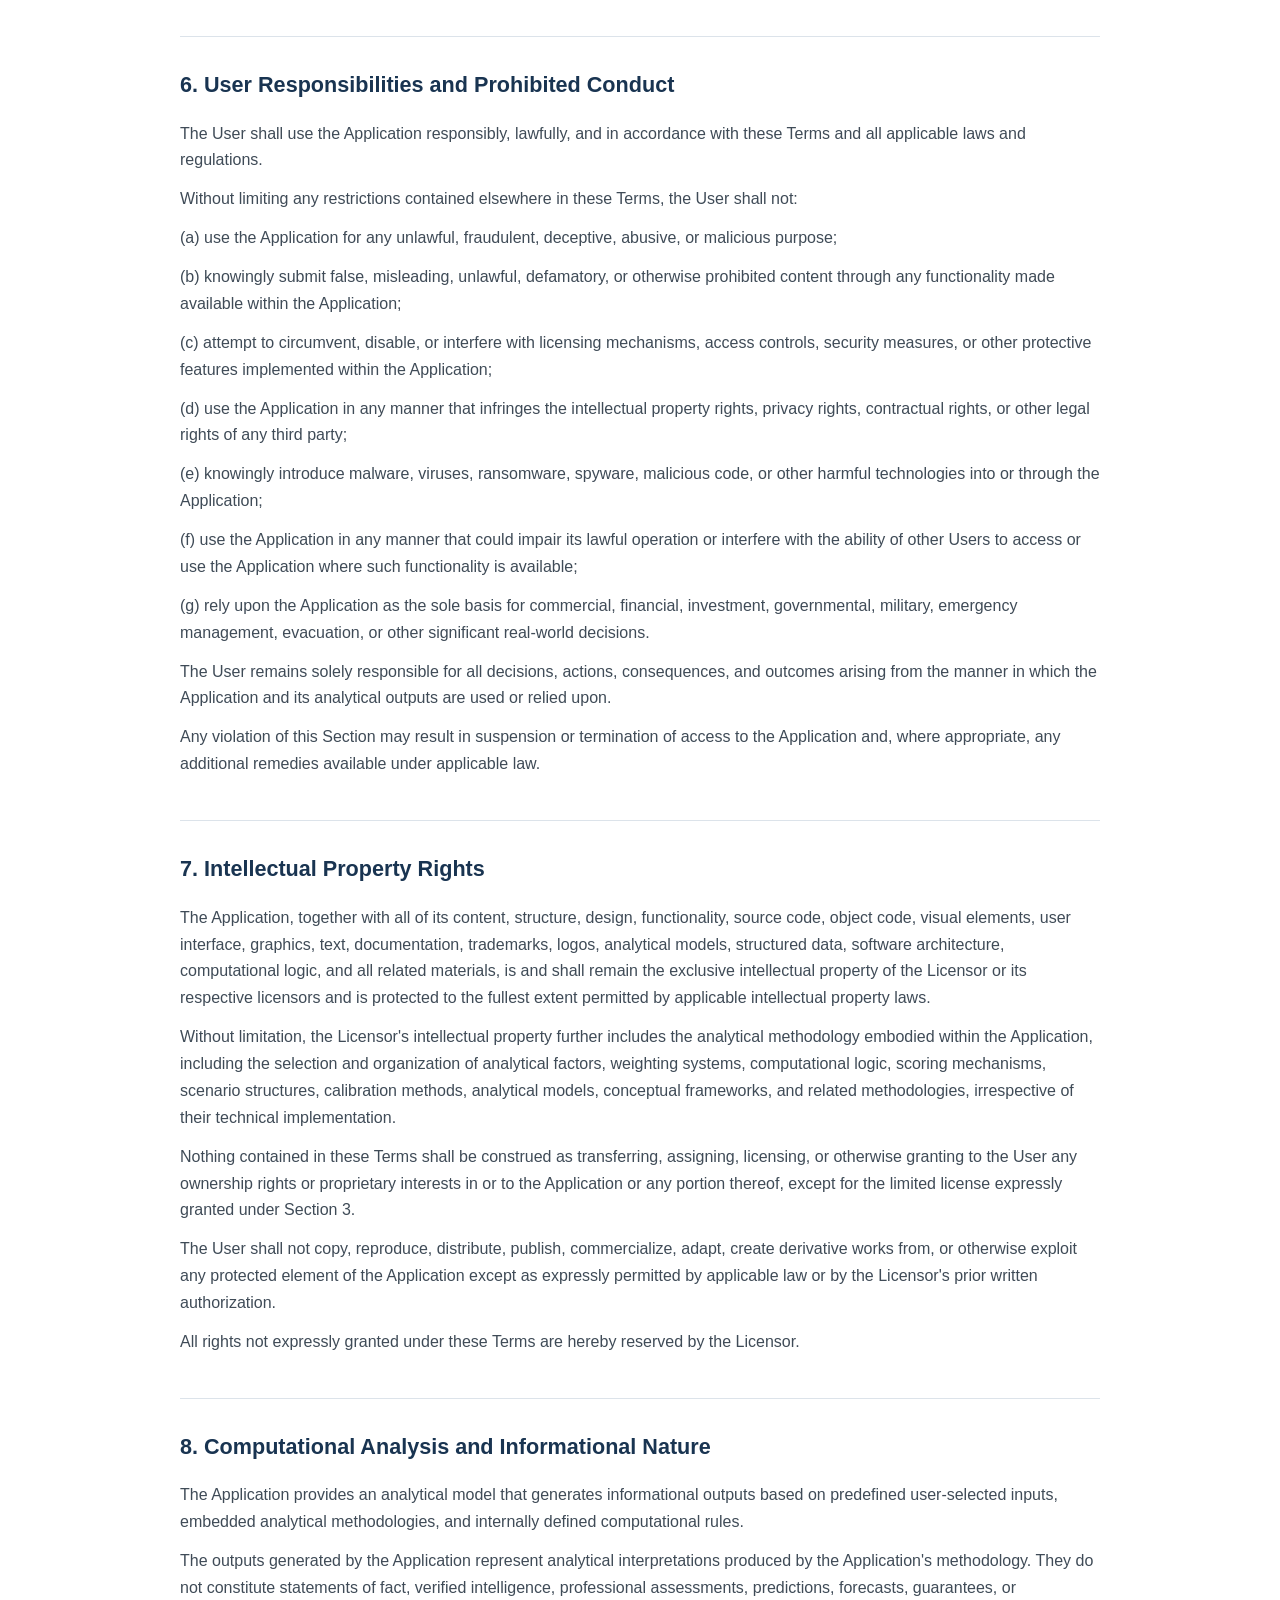
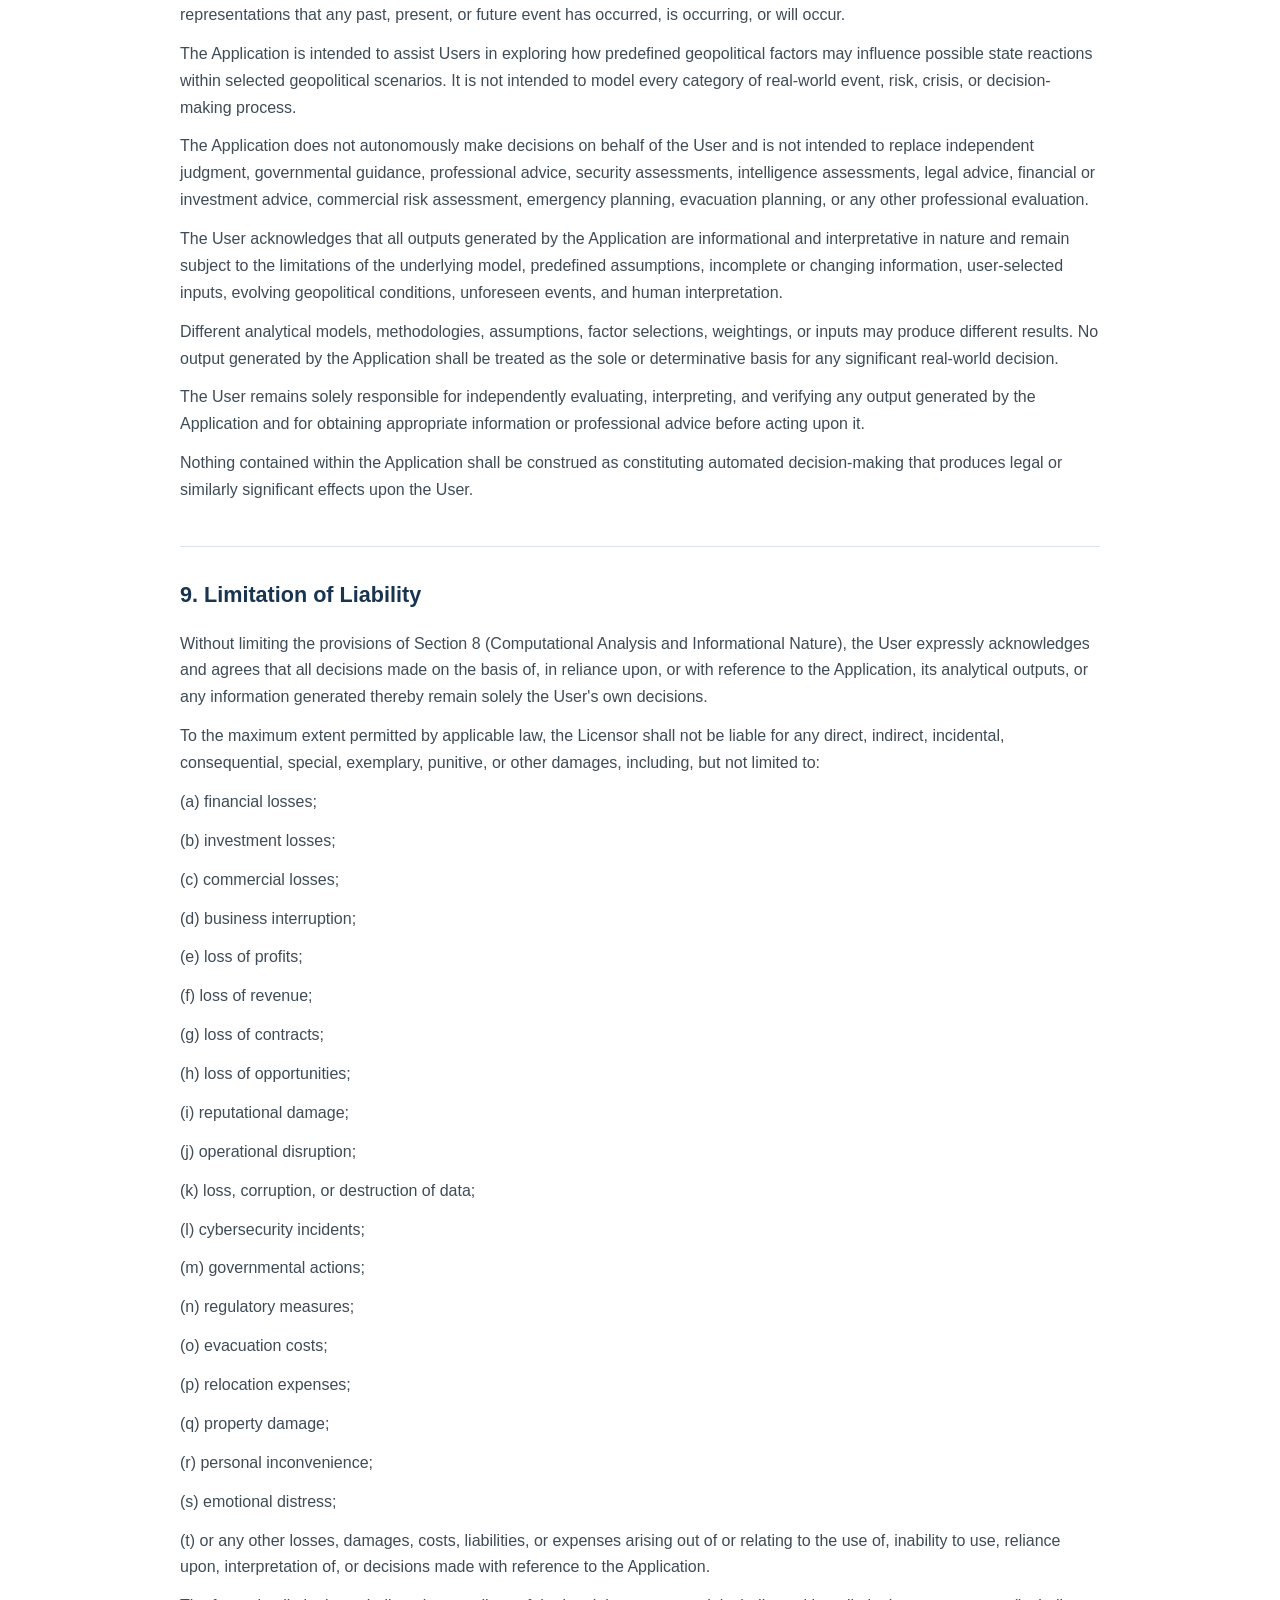
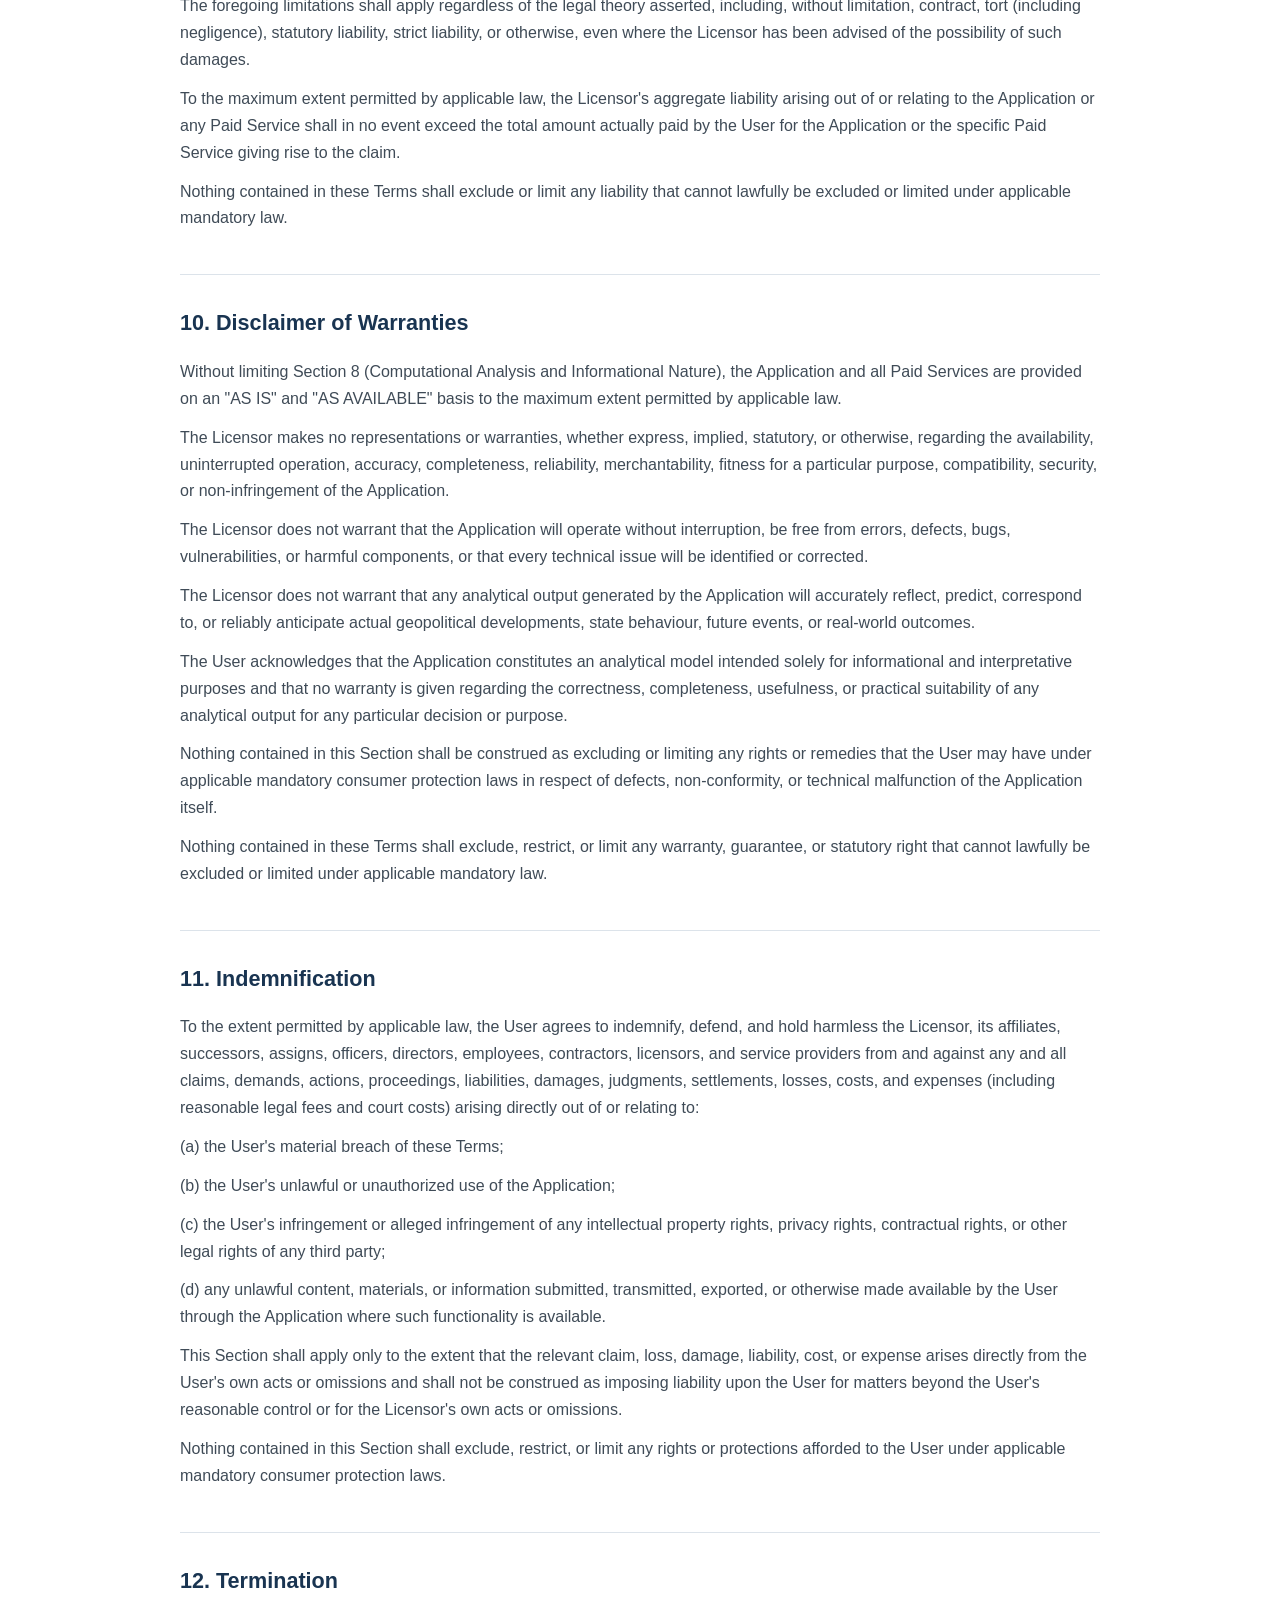
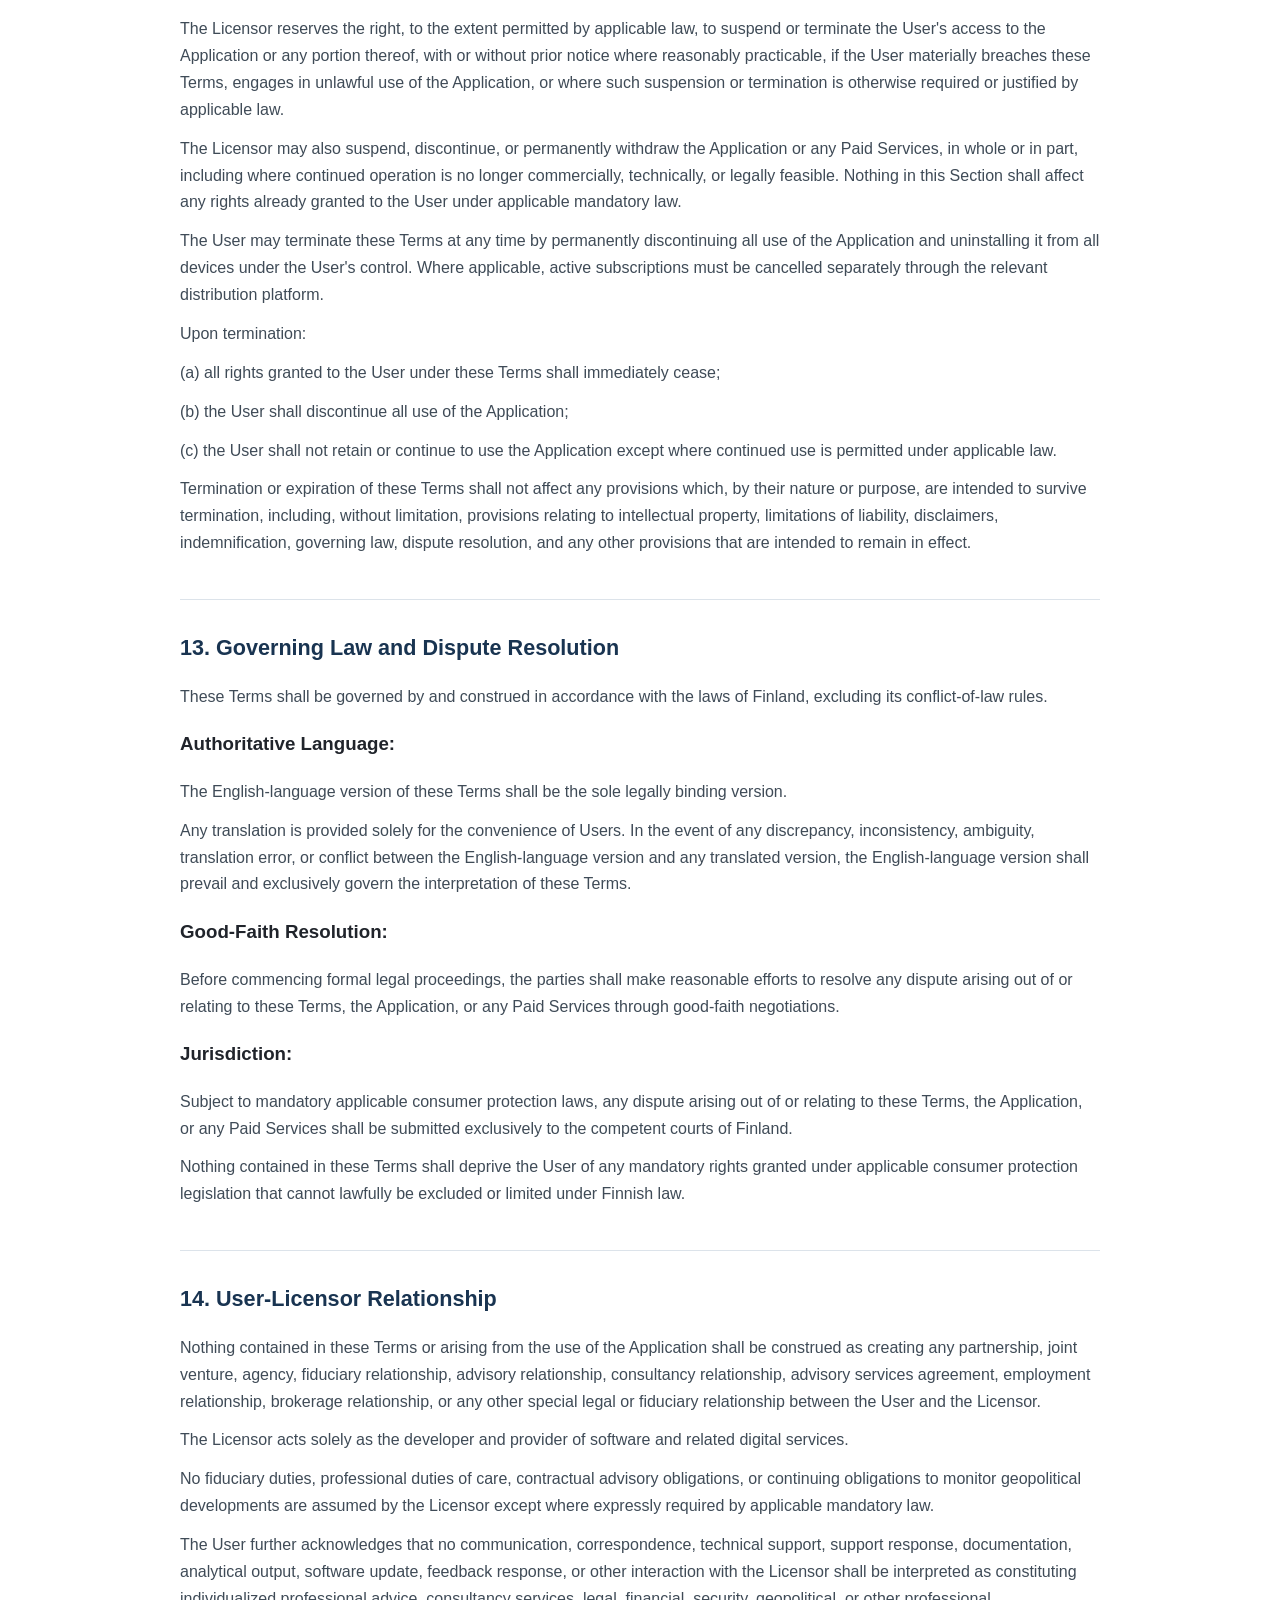
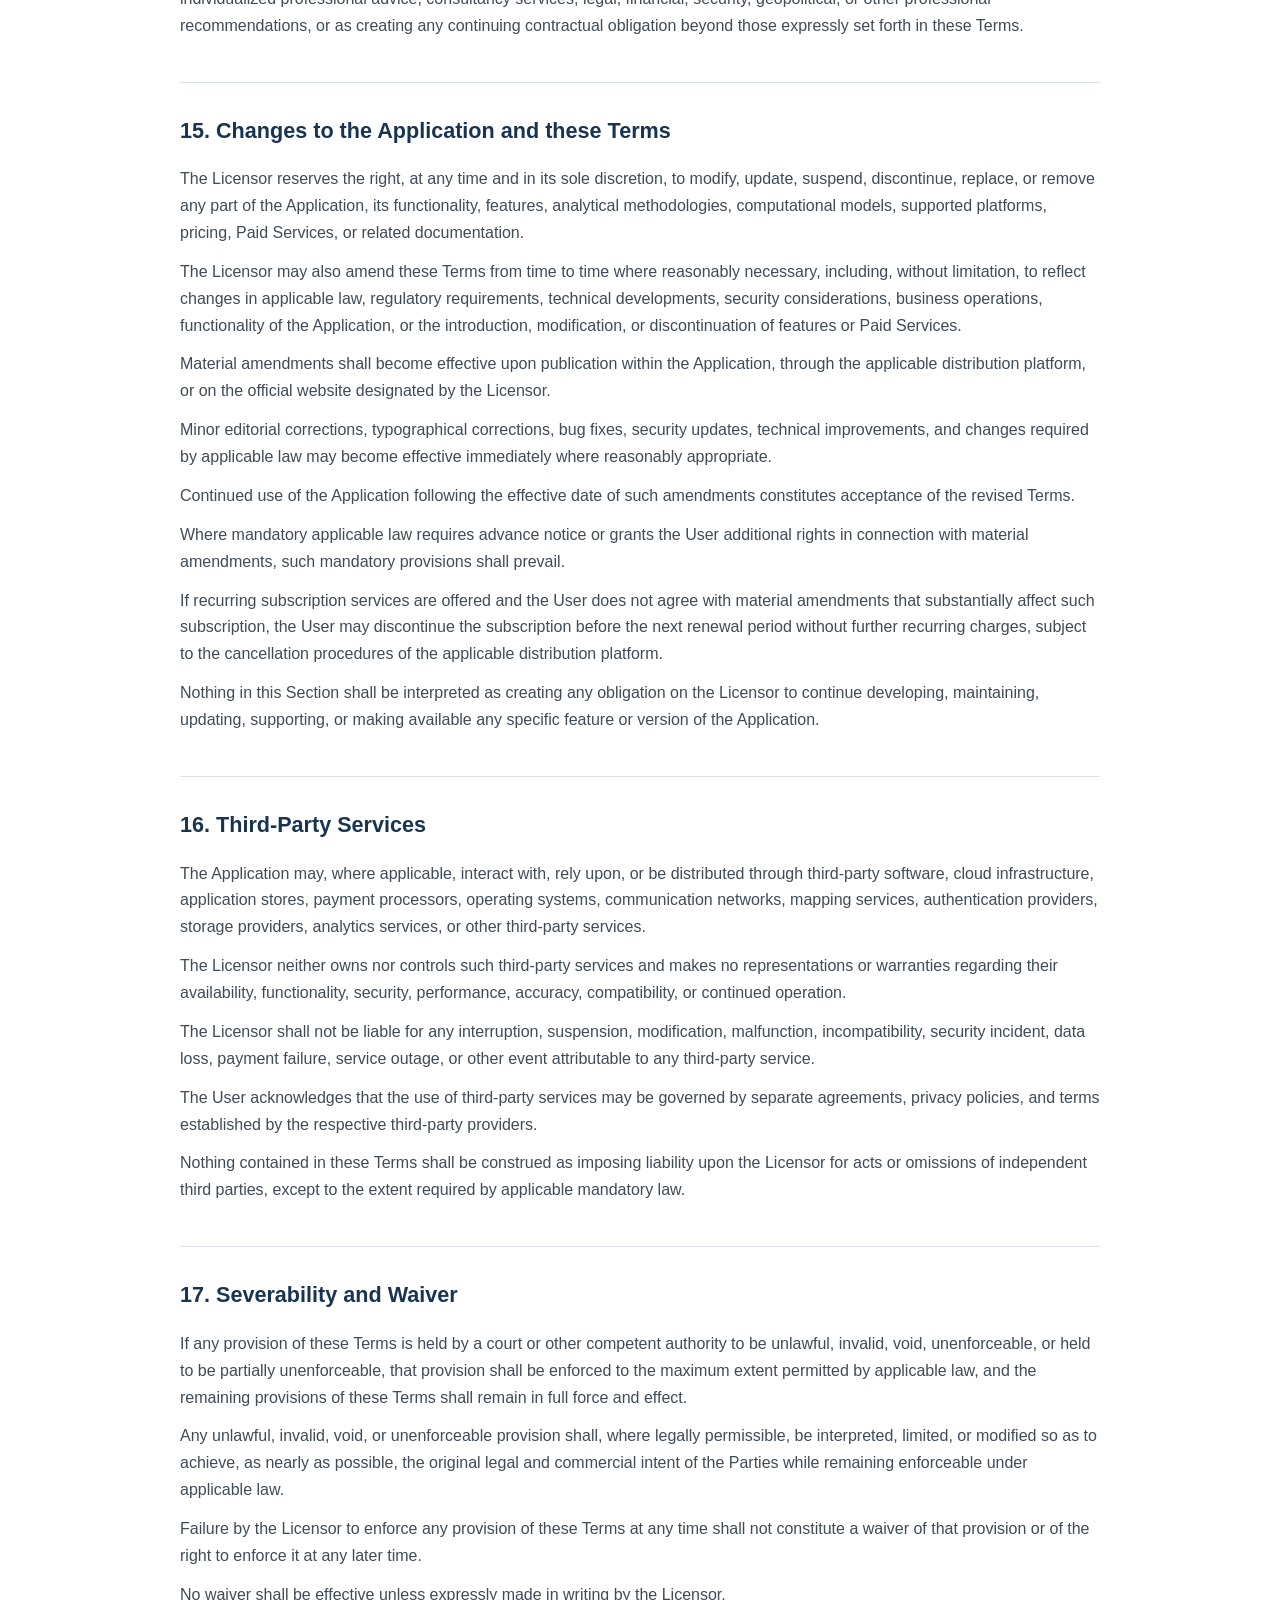
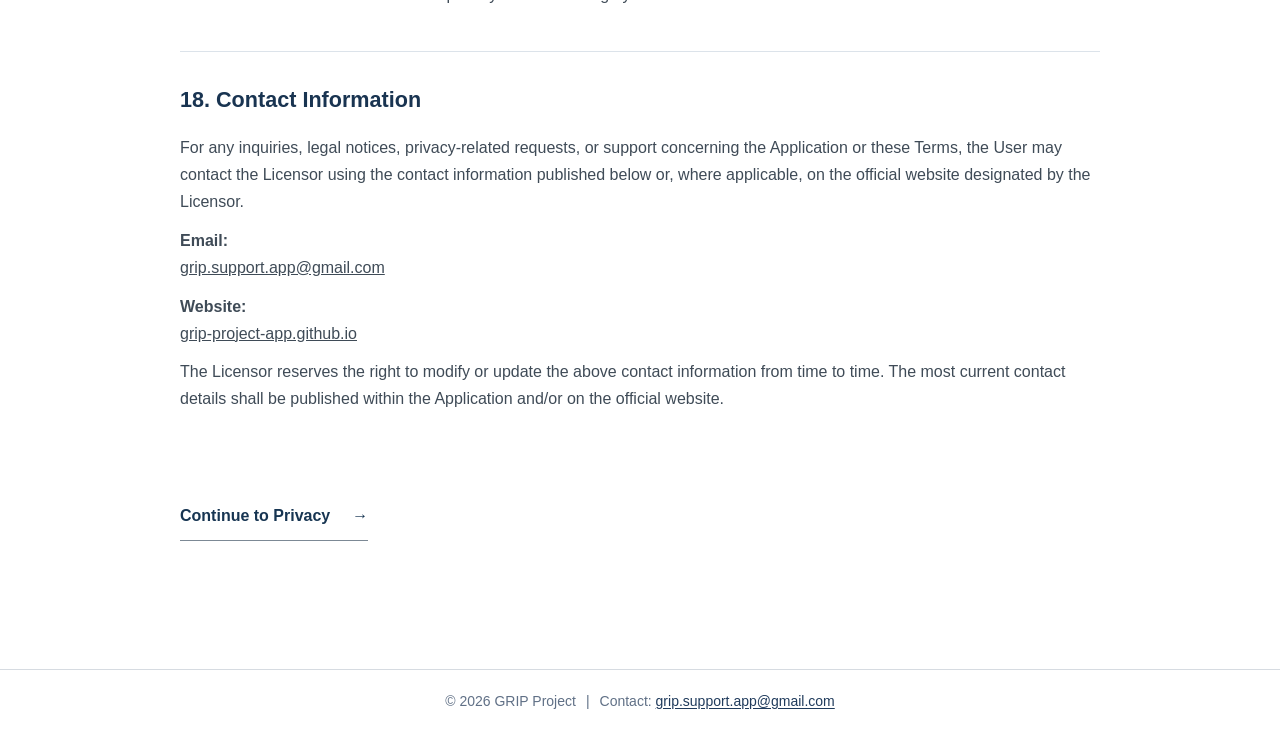
<file: terms.html>
<!DOCTYPE html>
<html lang="en">
<head>
  <meta charset="UTF-8">
  <meta name="viewport" content="width=device-width, initial-scale=1.0">
  <title>Terms and Conditions of Use | GRIP</title>
  <link rel="stylesheet" href="styles.css">
  <link rel="stylesheet" href="terms.css?v=2">
</head>
<body>
  <header class="hero hero--terms">
    <picture>
      <source media="(max-width: 720px)" srcset="assets/banner-terms-mobile.png">
      <img class="hero__background" src="assets/banner-terms.png" alt="">
    </picture>

    <div class="hero__shade hero__shade--terms" aria-hidden="true"></div>

    <a class="brand" href="index.html" aria-label="GRIP About page">
      <img class="brand__logo" src="assets/grip-logo.png" alt="GRIP logo">
      <span class="brand__name">Geopolitical Risk Interpretation Platform</span>
    </a>

    <nav class="site-nav" aria-label="Primary navigation">
      <a class="site-nav__link" href="index.html">About</a>
      <a class="site-nav__link" href="model.html">Analytical Model</a>
      <a class="site-nav__link" href="validation.html">Validation</a>
      <a class="site-nav__link" href="map.html">Operational Control Map</a>
      <a class="site-nav__link site-nav__link--active" href="terms.html" aria-current="page">Terms</a>
      <a class="site-nav__link" href="privacy.html">Privacy</a>
    </nav>
  </header>

  <main class="page page--terms">
    <article class="article article--terms">
      <p class="eyebrow">OFFICIAL ENGLISH VERSION</p>
      <h1>Terms and Conditions of Use</h1>
      <p class="terms-updated">Last Updated: July 12, 2026</p>

      <div class="terms-actions">
        <a class="terms-download"
           href="assets/Terms-and-Conditions-of-Use-v1.2.pdf"
           target="_blank"
           rel="noopener">
          Download official PDF
        </a>
      </div>

      <section id="section-1">
<h2>1. Acceptance of Terms</h2>
<p>By downloading, installing, accessing, or otherwise using GRIP (the &quot;Application&quot;), including, where applicable, any updates, upgrades, premium features, subscriptions, associated websites, cloud integrations, documentation, or related services (collectively, the &quot;Application&quot;), you acknowledge that you have read, understood, and expressly agree to be legally bound by these Terms and Conditions of Use (the &quot;Terms&quot;).</p>
<p>These Terms constitute a legally binding agreement between you (the &quot;User,&quot; &quot;you,&quot; or &quot;your&quot;) and the Licensor.</p>
<p>If you do not agree to every provision contained herein, you must immediately discontinue all use of the Application, uninstall it from all devices under your control, and refrain from accessing any Paid Services.</p>
<p>Your continued access to or use of the Application following the effective date of any revised version of these Terms shall constitute your acceptance of such revised Terms, to the extent permitted by applicable law.</p>
</section>
<section id="section-2">
<h2>2. Eligibility and Global Compliance</h2>
<p>You represent and warrant that:</p>
<p>(a) you have reached at least thirteen (13) years of age, or such higher minimum age as may be required under the laws of your country or jurisdiction for entering into legally binding agreements or for the lawful processing of personal data;</p>
<p>(b) you possess the full legal capacity and authority necessary to enter into and comply with these Terms;</p>
<p>(c) where you have not reached the age of legal majority, your parent or legal guardian has reviewed these Terms and has expressly consented to your use of the Application;</p>
<p>(d) your access to and use of the Application will comply with all applicable laws, regulations, court orders, contractual obligations, export restrictions, sanction regimes, and governmental prohibitions applicable to you.</p>
<p>You further represent that you are not prohibited from using the Application under any applicable trade sanctions, export control laws, or other legal restrictions imposed by your jurisdiction of residence.</p>
<p>The User is solely responsible for determining whether access to and use of the Application is lawful in the jurisdiction from which it is accessed or used.</p>
</section>
<section id="section-3">
<h2>3. License Grant and Restrictions</h2>
<p>Subject to your continuous and strict compliance with these Terms, the Licensor hereby grants you a limited, revocable, personal, non-exclusive, non-transferable, non-sublicensable license to install, access, and use the Application solely for lawful and non-commercial purposes.</p>
<p>No ownership rights, title, or intellectual property interests in or relating to the Application are transferred to the User.</p>
<p>Except as expressly permitted by applicable mandatory law, the User shall not, directly or indirectly:</p>
<p>(a) reproduce, duplicate, copy, distribute, publish, lease, rent, sublicense, assign, or commercially exploit the Application;</p>
<p>(b) modify, adapt, translate, merge, create derivative works from, reverse engineer, decompile, disassemble, decrypt, or otherwise attempt to derive the source code, algorithms, analytical models, or underlying architecture of the Application;</p>
<p>(c) remove, alter, obscure, or bypass any copyright notices, trademarks, security mechanisms, digital rights management technologies, licensing controls, or proprietary markings;</p>
<p>(d) use automated tools, bots, scripts, crawlers, scraping technologies, or other automated means to extract, reproduce, analyze, or republish any portion of the Application without the Licensor&#x27;s prior written consent;</p>
<p>(e) use the Application in any manner that could impair, disrupt, compromise, degrade, overload, interfere with, or otherwise adversely affect the functionality, availability, integrity, security, or performance of the Application.</p>
<p>Any rights not expressly granted herein are hereby reserved exclusively by the Licensor.</p>
<p>Nothing contained in these Terms shall be construed as granting the User any implied license or other rights beyond those expressly set forth herein.</p>
</section>
<section id="section-4">
<h2>4. Paid Services, Subscriptions, and One-Time Purchases</h2>
<p>The Application may offer optional paid features, including one-time purchases and, where made available by the Licensor, subscription-based services (collectively referred to as the &quot;Paid Services&quot;).</p>
<p>The availability, scope, content, duration, functionality, pricing, and technical implementation of any Paid Services may vary depending on the version of the Application, the User&#x27;s jurisdiction, device compatibility, applicable taxes, exchange rates, regional pricing policies, platform limitations, or other factors beyond the Licensor&#x27;s reasonable control.</p>
<h3>Billing and Payment Processing:</h3>
<p>All purchases, subscriptions, payment processing, billing, tax collection, payment verification, fraud prevention, refunds, and related financial transactions are processed exclusively through Google Play, Apple App Store, or another officially authorized distribution platform through which the Application is lawfully distributed.</p>
<p>The Licensor neither stores nor processes the User&#x27;s payment credentials and assumes no responsibility for payment processing services provided by such third-party platform operators.</p>
<h3>Subscription Services:</h3>
<p>Where offered by the Licensor, recurring subscriptions automatically renew unless cancelled by the User through the applicable platform before the renewal date in accordance with the platform&#x27;s subscription management procedures.</p>
<p>The User bears sole responsibility for managing, modifying, or cancelling subscriptions.</p>
<p>Failure to cancel an active subscription shall not constitute grounds for any refund except where required by applicable mandatory law or the applicable platform&#x27;s refund policy.</p>
<p>Where a material modification to an active subscription or the applicable Paid Services adversely affects the User’s access to or use of the subscribed functionality, the User may cancel or terminate the affected subscription through the applicable distribution platform and may exercise any additional remedies available under applicable mandatory law. Where required by applicable law, the User shall be informed of the modification, its effective date, and the available right to terminate the affected subscription.</p>
<h3>One-Time Purchases:</h3>
<p>A one-time purchase grants the User a personal, non-transferable license to access the corresponding paid functionality for as long as such functionality remains commercially offered and technically supported by the Licensor.</p>
<p>Nothing contained herein shall be construed as creating any obligation upon the Licensor to continue developing, maintaining, updating, supporting, or permanently making available any specific functionality, feature, or Paid Service.</p>
<p>Except where expressly required by mandatory applicable law or the refund policies of the applicable distribution platform, completed purchases of Paid Services are final and non-refundable.</p>
<p>By purchasing any Paid Service, the User expressly requests immediate access to the digital content supplied through the Application. The User acknowledges that such immediate access may affect any statutory withdrawal rights to the extent permitted by applicable law.</p>
<h3>Changes to Paid Services:</h3>
<p>The Licensor reserves the right, at its sole discretion and, where appropriate, upon reasonable notice, to modify, suspend, discontinue, replace, or remove any Paid Service, subscription plan, pricing structure, or paid functionality, provided that such modifications shall not affect rights already granted under applicable mandatory law.</p>
<p>Refunds shall be governed exclusively by applicable mandatory consumer protection legislation and the refund policies of the applicable distribution platform.</p>
</section>
<section id="section-5">
<h2>5. User-Generated Data and Third-Party Cloud Storage</h2>
<p>Where such functionality is available, Users may create, store, export, or otherwise manage certain user-generated content, analytical scenarios, notes, configurations, or other data.</p>
<h3>Ownership:</h3>
<p>The User retains ownership of all User-generated content.</p>
<p>The User bears sole legal responsibility for the legality, accuracy, completeness, and use of such content.</p>
<h3>Storage:</h3>
<p>Depending on the functionality available within the Application, User-generated content may be stored locally on the User&#x27;s device and/or exported directly to third-party cloud storage services selected by the User.</p>
<h3>No Access:</h3>
<p>The Licensor does not host, possess, monitor, review, moderate, analyse, index, decrypt, retrieve, recover, or otherwise access User-generated content stored outside the Licensor&#x27;s own infrastructure.</p>
<p>The Licensor has neither the legal authority nor the practical or technical ability to access, recover, restore, or reconstruct User-generated content stored solely on the User&#x27;s device or within third-party storage services.</p>
<h3>Third-Party Cloud Services:</h3>
<p>All third-party cloud storage providers operate independently from the Licensor.</p>
<p>The Licensor neither owns nor controls such services and makes no representations or warranties regarding their availability, security, continuity, performance, synchronization mechanisms, data retention policies, privacy practices, or cybersecurity measures.</p>
<h3>User Responsibility:</h3>
<p>The User remains solely responsible for:</p>
<p>(a) maintaining appropriate backups;</p>
<p>(b) managing synchronization settings;</p>
<p>(c) ensuring sufficient storage capacity;</p>
<p>(d) protecting account credentials;</p>
<p>(e) complying with the terms, privacy policies, and security requirements of third-party storage providers.</p>
<p>To the maximum extent permitted by applicable law, the Licensor expressly disclaims any liability arising from data loss, data corruption, synchronization failures, unauthorized access, deletion, security breaches, cybersecurity incidents, service interruptions, or any other event occurring within third-party storage infrastructure or the User&#x27;s own devices.</p>
</section>
<section id="section-6">
<h2>6. User Responsibilities and Prohibited Conduct</h2>
<p>The User shall use the Application responsibly, lawfully, and in accordance with these Terms and all applicable laws and regulations.</p>
<p>Without limiting any restrictions contained elsewhere in these Terms, the User shall not:</p>
<p>(a) use the Application for any unlawful, fraudulent, deceptive, abusive, or malicious purpose;</p>
<p>(b) knowingly submit false, misleading, unlawful, defamatory, or otherwise prohibited content through any functionality made available within the Application;</p>
<p>(c) attempt to circumvent, disable, or interfere with licensing mechanisms, access controls, security measures, or other protective features implemented within the Application;</p>
<p>(d) use the Application in any manner that infringes the intellectual property rights, privacy rights, contractual rights, or other legal rights of any third party;</p>
<p>(e) knowingly introduce malware, viruses, ransomware, spyware, malicious code, or other harmful technologies into or through the Application;</p>
<p>(f) use the Application in any manner that could impair its lawful operation or interfere with the ability of other Users to access or use the Application where such functionality is available;</p>
<p>(g) rely upon the Application as the sole basis for commercial, financial, investment, governmental, military, emergency management, evacuation, or other significant real-world decisions.</p>
<p>The User remains solely responsible for all decisions, actions, consequences, and outcomes arising from the manner in which the Application and its analytical outputs are used or relied upon.</p>
<p>Any violation of this Section may result in suspension or termination of access to the Application and, where appropriate, any additional remedies available under applicable law.</p>
</section>
<section id="section-7">
<h2>7. Intellectual Property Rights</h2>
<p>The Application, together with all of its content, structure, design, functionality, source code, object code, visual elements, user interface, graphics, text, documentation, trademarks, logos, analytical models, structured data, software architecture, computational logic, and all related materials, is and shall remain the exclusive intellectual property of the Licensor or its respective licensors and is protected to the fullest extent permitted by applicable intellectual property laws.</p>
<p>Without limitation, the Licensor&#x27;s intellectual property further includes the analytical methodology embodied within the Application, including the selection and organization of analytical factors, weighting systems, computational logic, scoring mechanisms, scenario structures, calibration methods, analytical models, conceptual frameworks, and related methodologies, irrespective of their technical implementation.</p>
<p>Nothing contained in these Terms shall be construed as transferring, assigning, licensing, or otherwise granting to the User any ownership rights or proprietary interests in or to the Application or any portion thereof, except for the limited license expressly granted under Section 3.</p>
<p>The User shall not copy, reproduce, distribute, publish, commercialize, adapt, create derivative works from, or otherwise exploit any protected element of the Application except as expressly permitted by applicable law or by the Licensor&#x27;s prior written authorization.</p>
<p>All rights not expressly granted under these Terms are hereby reserved by the Licensor.</p>
</section>
<section id="section-8">
<h2>8. Computational Analysis and Informational Nature</h2>
<p>The Application provides an analytical model that generates informational outputs based on predefined user-selected inputs, embedded analytical methodologies, and internally defined computational rules.</p>
<p>The outputs generated by the Application represent analytical interpretations produced by the Application&#x27;s methodology. They do not constitute statements of fact, verified intelligence, professional assessments, predictions, forecasts, guarantees, or representations that any past, present, or future event has occurred, is occurring, or will occur.</p>
<p>The Application is intended to assist Users in exploring how predefined geopolitical factors may influence possible state reactions within selected geopolitical scenarios. It is not intended to model every category of real-world event, risk, crisis, or decision-making process.</p>
<p>The Application does not autonomously make decisions on behalf of the User and is not intended to replace independent judgment, governmental guidance, professional advice, security assessments, intelligence assessments, legal advice, financial or investment advice, commercial risk assessment, emergency planning, evacuation planning, or any other professional evaluation.</p>
<p>The User acknowledges that all outputs generated by the Application are informational and interpretative in nature and remain subject to the limitations of the underlying model, predefined assumptions, incomplete or changing information, user-selected inputs, evolving geopolitical conditions, unforeseen events, and human interpretation.</p>
<p>Different analytical models, methodologies, assumptions, factor selections, weightings, or inputs may produce different results. No output generated by the Application shall be treated as the sole or determinative basis for any significant real-world decision.</p>
<p>The User remains solely responsible for independently evaluating, interpreting, and verifying any output generated by the Application and for obtaining appropriate information or professional advice before acting upon it.</p>
<p>Nothing contained within the Application shall be construed as constituting automated decision-making that produces legal or similarly significant effects upon the User.</p>
</section>
<section id="section-9">
<h2>9. Limitation of Liability</h2>
<p>Without limiting the provisions of Section 8 (Computational Analysis and Informational Nature), the User expressly acknowledges and agrees that all decisions made on the basis of, in reliance upon, or with reference to the Application, its analytical outputs, or any information generated thereby remain solely the User&#x27;s own decisions.</p>
<p>To the maximum extent permitted by applicable law, the Licensor shall not be liable for any direct, indirect, incidental, consequential, special, exemplary, punitive, or other damages, including, but not limited to:</p>
<p>(a) financial losses;</p>
<p>(b) investment losses;</p>
<p>(c) commercial losses;</p>
<p>(d) business interruption;</p>
<p>(e) loss of profits;</p>
<p>(f) loss of revenue;</p>
<p>(g) loss of contracts;</p>
<p>(h) loss of opportunities;</p>
<p>(i) reputational damage;</p>
<p>(j) operational disruption;</p>
<p>(k) loss, corruption, or destruction of data;</p>
<p>(l) cybersecurity incidents;</p>
<p>(m) governmental actions;</p>
<p>(n) regulatory measures;</p>
<p>(o) evacuation costs;</p>
<p>(p) relocation expenses;</p>
<p>(q) property damage;</p>
<p>(r) personal inconvenience;</p>
<p>(s) emotional distress;</p>
<p>(t) or any other losses, damages, costs, liabilities, or expenses arising out of or relating to the use of, inability to use, reliance upon, interpretation of, or decisions made with reference to the Application.</p>
<p>The foregoing limitations shall apply regardless of the legal theory asserted, including, without limitation, contract, tort (including negligence), statutory liability, strict liability, or otherwise, even where the Licensor has been advised of the possibility of such damages.</p>
<p>To the maximum extent permitted by applicable law, the Licensor&#x27;s aggregate liability arising out of or relating to the Application or any Paid Service shall in no event exceed the total amount actually paid by the User for the Application or the specific Paid Service giving rise to the claim.</p>
<p>Nothing contained in these Terms shall exclude or limit any liability that cannot lawfully be excluded or limited under applicable mandatory law.</p>
</section>
<section id="section-10">
<h2>10. Disclaimer of Warranties</h2>
<p>Without limiting Section 8 (Computational Analysis and Informational Nature), the Application and all Paid Services are provided on an &quot;AS IS&quot; and &quot;AS AVAILABLE&quot; basis to the maximum extent permitted by applicable law.</p>
<p>The Licensor makes no representations or warranties, whether express, implied, statutory, or otherwise, regarding the availability, uninterrupted operation, accuracy, completeness, reliability, merchantability, fitness for a particular purpose, compatibility, security, or non-infringement of the Application.</p>
<p>The Licensor does not warrant that the Application will operate without interruption, be free from errors, defects, bugs, vulnerabilities, or harmful components, or that every technical issue will be identified or corrected.</p>
<p>The Licensor does not warrant that any analytical output generated by the Application will accurately reflect, predict, correspond to, or reliably anticipate actual geopolitical developments, state behaviour, future events, or real-world outcomes.</p>
<p>The User acknowledges that the Application constitutes an analytical model intended solely for informational and interpretative purposes and that no warranty is given regarding the correctness, completeness, usefulness, or practical suitability of any analytical output for any particular decision or purpose.</p>
<p>Nothing contained in this Section shall be construed as excluding or limiting any rights or remedies that the User may have under applicable mandatory consumer protection laws in respect of defects, non-conformity, or technical malfunction of the Application itself.</p>
<p>Nothing contained in these Terms shall exclude, restrict, or limit any warranty, guarantee, or statutory right that cannot lawfully be excluded or limited under applicable mandatory law.</p>
</section>
<section id="section-11">
<h2>11. Indemnification</h2>
<p>To the extent permitted by applicable law, the User agrees to indemnify, defend, and hold harmless the Licensor, its affiliates, successors, assigns, officers, directors, employees, contractors, licensors, and service providers from and against any and all claims, demands, actions, proceedings, liabilities, damages, judgments, settlements, losses, costs, and expenses (including reasonable legal fees and court costs) arising directly out of or relating to:</p>
<p>(a) the User&#x27;s material breach of these Terms;</p>
<p>(b) the User&#x27;s unlawful or unauthorized use of the Application;</p>
<p>(c) the User&#x27;s infringement or alleged infringement of any intellectual property rights, privacy rights, contractual rights, or other legal rights of any third party;</p>
<p>(d) any unlawful content, materials, or information submitted, transmitted, exported, or otherwise made available by the User through the Application where such functionality is available.</p>
<p>This Section shall apply only to the extent that the relevant claim, loss, damage, liability, cost, or expense arises directly from the User&#x27;s own acts or omissions and shall not be construed as imposing liability upon the User for matters beyond the User&#x27;s reasonable control or for the Licensor&#x27;s own acts or omissions.</p>
<p>Nothing contained in this Section shall exclude, restrict, or limit any rights or protections afforded to the User under applicable mandatory consumer protection laws.</p>
</section>
<section id="section-12">
<h2>12. Termination</h2>
<p>The Licensor reserves the right, to the extent permitted by applicable law, to suspend or terminate the User&#x27;s access to the Application or any portion thereof, with or without prior notice where reasonably practicable, if the User materially breaches these Terms, engages in unlawful use of the Application, or where such suspension or termination is otherwise required or justified by applicable law.</p>
<p>The Licensor may also suspend, discontinue, or permanently withdraw the Application or any Paid Services, in whole or in part, including where continued operation is no longer commercially, technically, or legally feasible. Nothing in this Section shall affect any rights already granted to the User under applicable mandatory law.</p>
<p>The User may terminate these Terms at any time by permanently discontinuing all use of the Application and uninstalling it from all devices under the User&#x27;s control. Where applicable, active subscriptions must be cancelled separately through the relevant distribution platform.</p>
<p>Upon termination:</p>
<p>(a) all rights granted to the User under these Terms shall immediately cease;</p>
<p>(b) the User shall discontinue all use of the Application;</p>
<p>(c) the User shall not retain or continue to use the Application except where continued use is permitted under applicable law.</p>
<p>Termination or expiration of these Terms shall not affect any provisions which, by their nature or purpose, are intended to survive termination, including, without limitation, provisions relating to intellectual property, limitations of liability, disclaimers, indemnification, governing law, dispute resolution, and any other provisions that are intended to remain in effect.</p>
</section>
<section id="section-13">
<h2>13. Governing Law and Dispute Resolution</h2>
<p>These Terms shall be governed by and construed in accordance with the laws of Finland, excluding its conflict-of-law rules.</p>
<h3>Authoritative Language:</h3>
<p>The English-language version of these Terms shall be the sole legally binding version.</p>
<p>Any translation is provided solely for the convenience of Users. In the event of any discrepancy, inconsistency, ambiguity, translation error, or conflict between the English-language version and any translated version, the English-language version shall prevail and exclusively govern the interpretation of these Terms.</p>
<h3>Good-Faith Resolution:</h3>
<p>Before commencing formal legal proceedings, the parties shall make reasonable efforts to resolve any dispute arising out of or relating to these Terms, the Application, or any Paid Services through good-faith negotiations.</p>
<h3>Jurisdiction:</h3>
<p>Subject to mandatory applicable consumer protection laws, any dispute arising out of or relating to these Terms, the Application, or any Paid Services shall be submitted exclusively to the competent courts of Finland.</p>
<p>Nothing contained in these Terms shall deprive the User of any mandatory rights granted under applicable consumer protection legislation that cannot lawfully be excluded or limited under Finnish law.</p>
</section>
<section id="section-14">
<h2>14. User-Licensor Relationship</h2>
<p>Nothing contained in these Terms or arising from the use of the Application shall be construed as creating any partnership, joint venture, agency, fiduciary relationship, advisory relationship, consultancy relationship, advisory services agreement, employment relationship, brokerage relationship, or any other special legal or fiduciary relationship between the User and the Licensor.</p>
<p>The Licensor acts solely as the developer and provider of software and related digital services.</p>
<p>No fiduciary duties, professional duties of care, contractual advisory obligations, or continuing obligations to monitor geopolitical developments are assumed by the Licensor except where expressly required by applicable mandatory law.</p>
<p>The User further acknowledges that no communication, correspondence, technical support, support response, documentation, analytical output, software update, feedback response, or other interaction with the Licensor shall be interpreted as constituting individualized professional advice, consultancy services, legal, financial, security, geopolitical, or other professional recommendations, or as creating any continuing contractual obligation beyond those expressly set forth in these Terms.</p>
</section>
<section id="section-15">
<h2>15. Changes to the Application and these Terms</h2>
<p>The Licensor reserves the right, at any time and in its sole discretion, to modify, update, suspend, discontinue, replace, or remove any part of the Application, its functionality, features, analytical methodologies, computational models, supported platforms, pricing, Paid Services, or related documentation.</p>
<p>The Licensor may also amend these Terms from time to time where reasonably necessary, including, without limitation, to reflect changes in applicable law, regulatory requirements, technical developments, security considerations, business operations, functionality of the Application, or the introduction, modification, or discontinuation of features or Paid Services.</p>
<p>Material amendments shall become effective upon publication within the Application, through the applicable distribution platform, or on the official website designated by the Licensor.</p>
<p>Minor editorial corrections, typographical corrections, bug fixes, security updates, technical improvements, and changes required by applicable law may become effective immediately where reasonably appropriate.</p>
<p>Continued use of the Application following the effective date of such amendments constitutes acceptance of the revised Terms.</p>
<p>Where mandatory applicable law requires advance notice or grants the User additional rights in connection with material amendments, such mandatory provisions shall prevail.</p>
<p>If recurring subscription services are offered and the User does not agree with material amendments that substantially affect such subscription, the User may discontinue the subscription before the next renewal period without further recurring charges, subject to the cancellation procedures of the applicable distribution platform.</p>
<p>Nothing in this Section shall be interpreted as creating any obligation on the Licensor to continue developing, maintaining, updating, supporting, or making available any specific feature or version of the Application.</p>
</section>
<section id="section-16">
<h2>16. Third-Party Services</h2>
<p>The Application may, where applicable, interact with, rely upon, or be distributed through third-party software, cloud infrastructure, application stores, payment processors, operating systems, communication networks, mapping services, authentication providers, storage providers, analytics services, or other third-party services.</p>
<p>The Licensor neither owns nor controls such third-party services and makes no representations or warranties regarding their availability, functionality, security, performance, accuracy, compatibility, or continued operation.</p>
<p>The Licensor shall not be liable for any interruption, suspension, modification, malfunction, incompatibility, security incident, data loss, payment failure, service outage, or other event attributable to any third-party service.</p>
<p>The User acknowledges that the use of third-party services may be governed by separate agreements, privacy policies, and terms established by the respective third-party providers.</p>
<p>Nothing contained in these Terms shall be construed as imposing liability upon the Licensor for acts or omissions of independent third parties, except to the extent required by applicable mandatory law.</p>
</section>
<section id="section-17">
<h2>17. Severability and Waiver</h2>
<p>If any provision of these Terms is held by a court or other competent authority to be unlawful, invalid, void, unenforceable, or held to be partially unenforceable, that provision shall be enforced to the maximum extent permitted by applicable law, and the remaining provisions of these Terms shall remain in full force and effect.</p>
<p>Any unlawful, invalid, void, or unenforceable provision shall, where legally permissible, be interpreted, limited, or modified so as to achieve, as nearly as possible, the original legal and commercial intent of the Parties while remaining enforceable under applicable law.</p>
<p>Failure by the Licensor to enforce any provision of these Terms at any time shall not constitute a waiver of that provision or of the right to enforce it at any later time.</p>
<p>No waiver shall be effective unless expressly made in writing by the Licensor.</p>
</section>
<section id="section-18">
<h2>18. Contact Information</h2>
<p>For any inquiries, legal notices, privacy-related requests, or support concerning the Application or these Terms, the User may contact the Licensor using the contact information published below or, where applicable, on the official website designated by the Licensor.</p>
<p class="contact-label"><strong>Email:</strong><br><a href="mailto:grip.support.app@gmail.com">grip.support.app@gmail.com</a></p>
<p class="contact-label"><strong>Website:</strong><br><a href="https://grip-project-app.github.io">grip-project-app.github.io</a></p>
<p>The Licensor reserves the right to modify or update the above contact information from time to time. The most current contact details shall be published within the Application and/or on the official website.</p>
</section>

      <a class="next-link" href="privacy.html">
        Continue to Privacy
        <span aria-hidden="true">→</span>
      </a>
    </article>
  </main>

  <footer class="site-footer">
    <div class="footer-content">
      <span>© 2026 GRIP Project</span>
      <span class="footer-separator" aria-hidden="true">|</span>
      <span>Contact: <a href="mailto:grip.support.app@gmail.com">grip.support.app@gmail.com</a></span>
    </div>
  </footer>

</body>
</html>
</file>
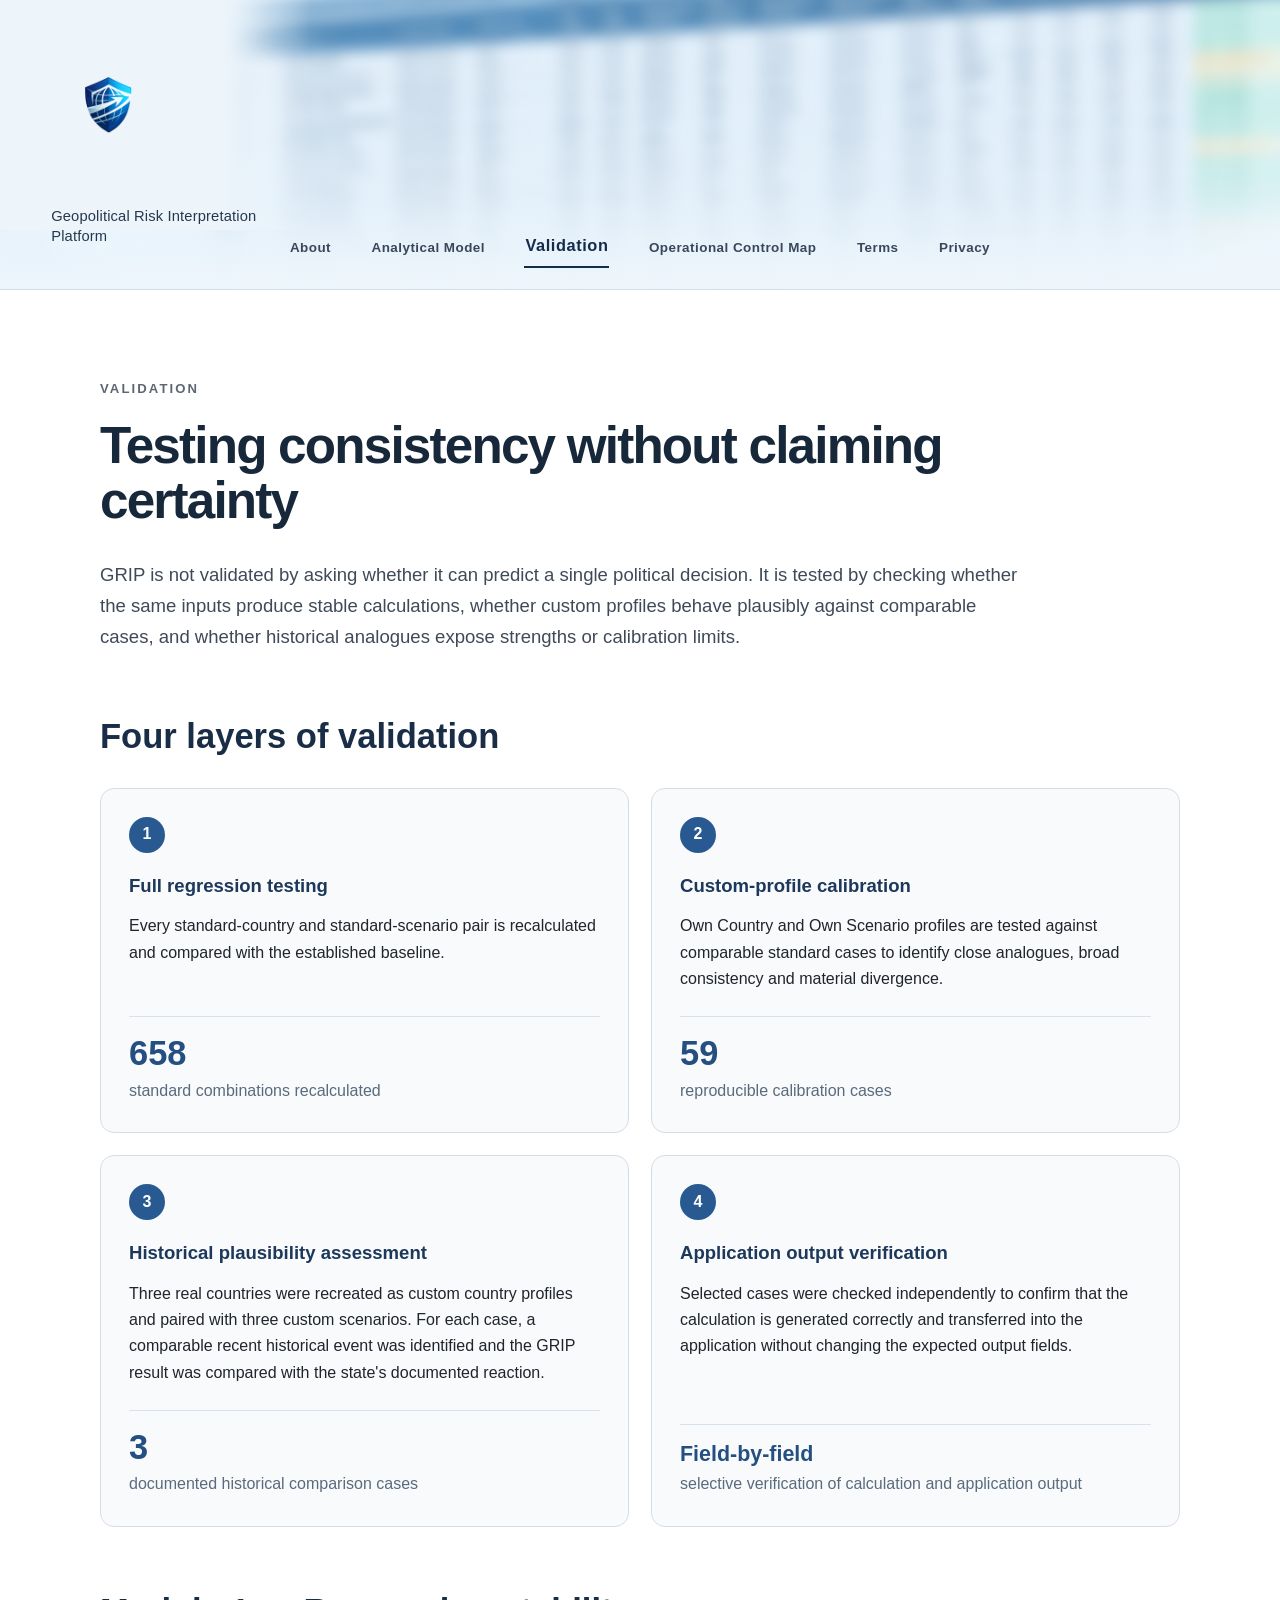
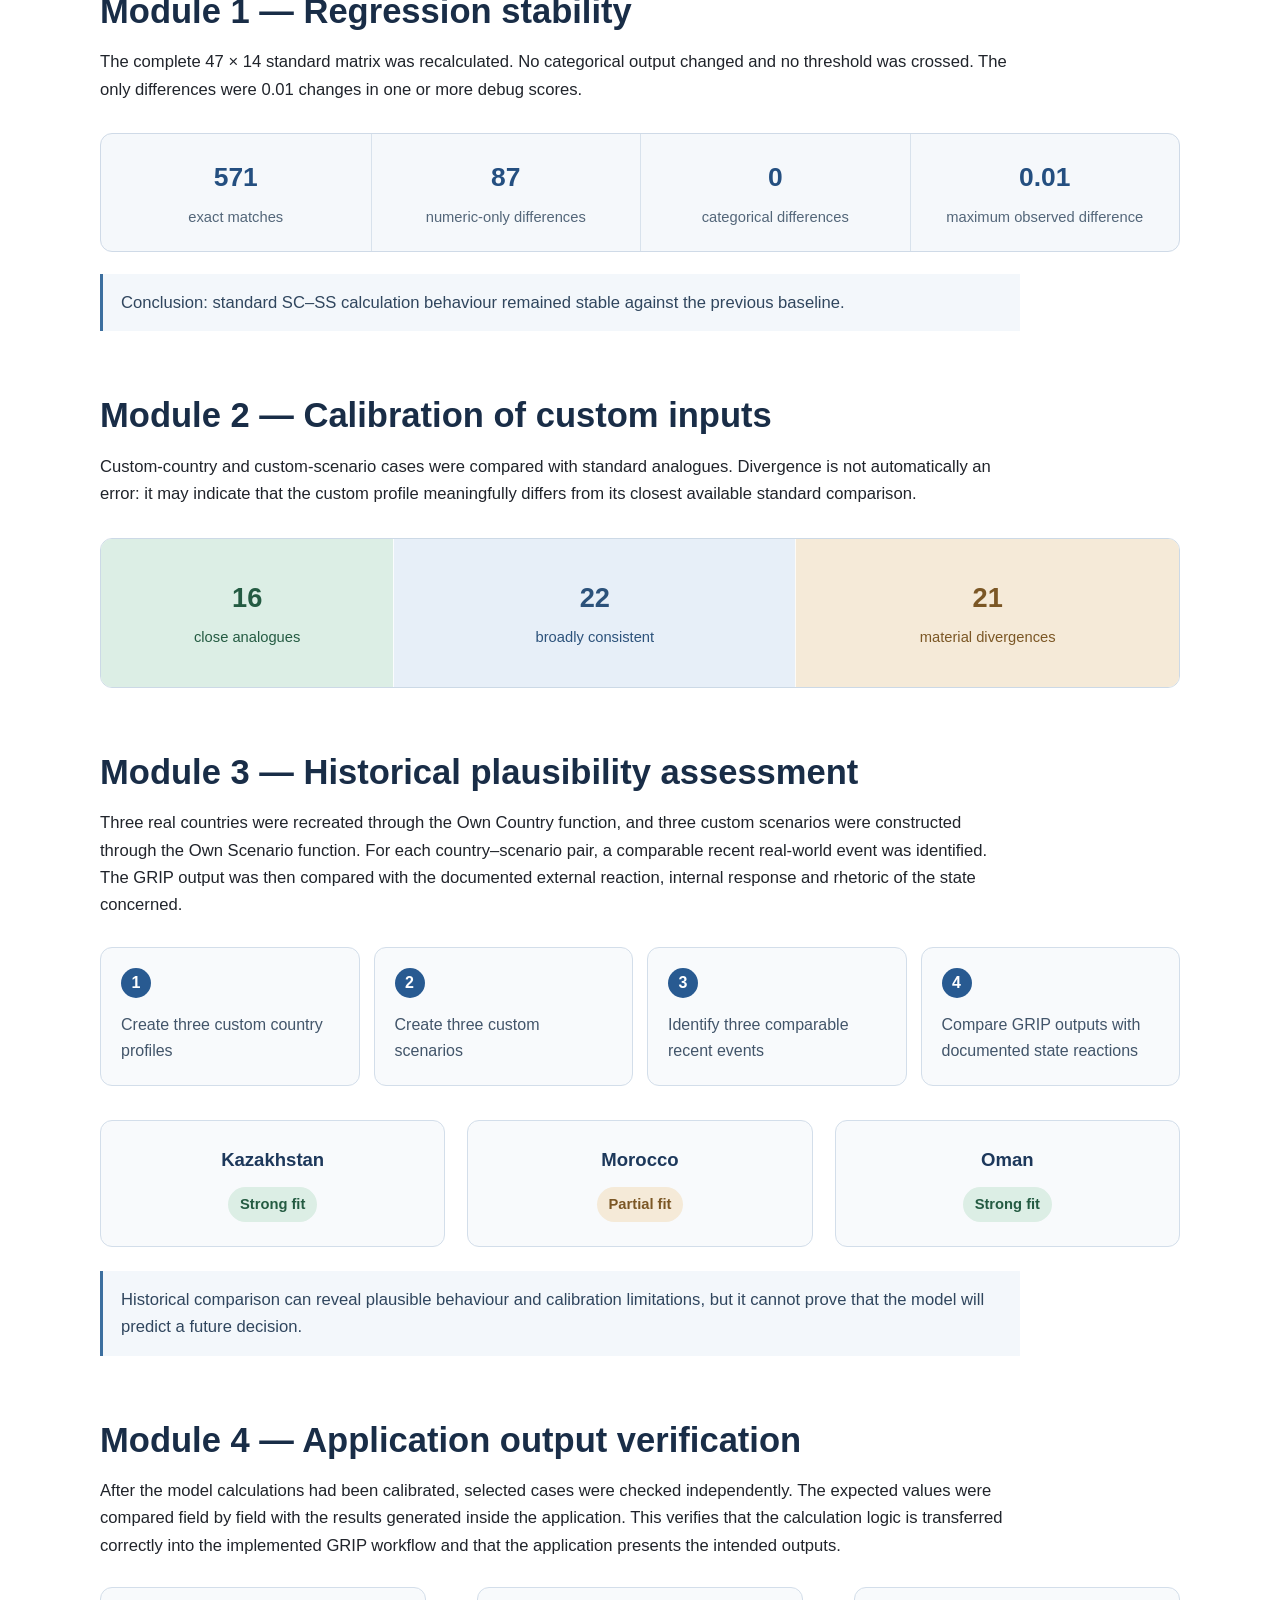
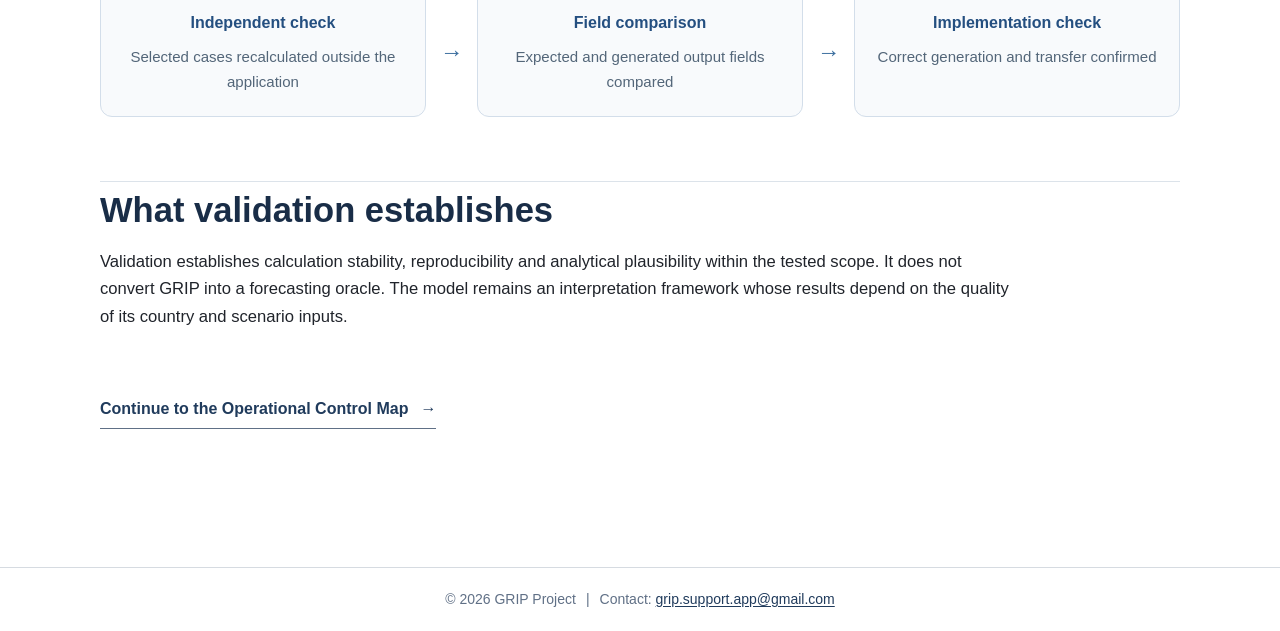
<file: validation.html>
<!DOCTYPE html>
<html lang="en">
<head>
  <meta charset="utf-8">
  <meta name="viewport" content="width=device-width, initial-scale=1">
  <meta name="description" content="How GRIP is tested through regression, calibration, historical plausibility checks and independent field-by-field verification.">
  <title>Validation | GRIP</title>
  <link rel="stylesheet" href="styles.css">
  <link rel="stylesheet" href="validation.css?v=2">

  <style>
    /* Validation hero: use the same HTML brand block as About and Model. */
    .hero--validation {
      position: relative;
    }

    .hero--validation .brand {
      display: flex !important;
      z-index: 4;
    }

    .hero--validation .site-nav {
      z-index: 4;
    }

    /* Cover the oversized logo embedded in the old desktop banner. */
    .hero--validation::before {
      content: "";
      position: absolute;
      z-index: 2;
      top: 0;
      left: 0;
      width: 310px;
      height: 230px;
      pointer-events: none;
      background: linear-gradient(
        90deg,
        rgba(237, 245, 251, 1) 0%,
        rgba(237, 245, 251, 0.98) 72%,
        rgba(237, 245, 251, 0) 100%
      );
    }

    @media (max-width: 720px) {
      .hero--validation::before {
        display: none;
      }
    }
  </style>
</head>
<body>
  <header class="hero hero--validation" aria-label="GRIP validation">
    <picture>
      <source
        media="(max-width: 720px)"
        srcset="assets/banner-validation-mobile.png?v=1"
      >
      <img
        class="hero__background"
        src="assets/banner-validation.png?v=1"
        alt="A large validation table comparing expected and calculated GRIP results"
      >
    </picture>

    <div class="hero__shade hero__shade--validation" aria-hidden="true"></div>

    <a class="brand" href="index.html" aria-label="GRIP About page">
      <img class="brand__logo" src="assets/grip-logo.png" alt="GRIP logo">
      <span class="brand__name">Geopolitical Risk Interpretation Platform</span>
    </a>

    <nav class="site-nav" aria-label="Primary navigation">
      <a class="site-nav__link" href="index.html">About</a>
      <a class="site-nav__link" href="model.html">Analytical Model</a>
      <a class="site-nav__link site-nav__link--active" href="validation.html" aria-current="page">Validation</a>
      <a class="site-nav__link" href="map.html">Operational Control Map</a>
      <a class="site-nav__link" href="terms.html">Terms</a>
      <a class="site-nav__link" href="privacy.html">Privacy</a>
    </nav>
  </header>

  <main class="page page--validation">
    <article class="article article--wide">
      <p class="eyebrow">Validation</p>
      <h1>Testing consistency without claiming certainty</h1>

      <p class="validation-intro">
        GRIP is not validated by asking whether it can predict a single political decision.
        It is tested by checking whether the same inputs produce stable calculations,
        whether custom profiles behave plausibly against comparable cases, and whether
        historical analogues expose strengths or calibration limits.
      </p>

      <section class="validation-section">
        <h2>Four layers of validation</h2>

        <div class="validation-grid">
          <article class="validation-card">
            <span class="validation-card__number">1</span>
            <h3>Full regression testing</h3>
            <p>
              Every standard-country and standard-scenario pair is recalculated and compared
              with the established baseline.
            </p>
            <div class="metric">
              <strong>658</strong>
              <span>standard combinations recalculated</span>
            </div>
          </article>

          <article class="validation-card">
            <span class="validation-card__number">2</span>
            <h3>Custom-profile calibration</h3>
            <p>
              Own Country and Own Scenario profiles are tested against comparable standard
              cases to identify close analogues, broad consistency and material divergence.
            </p>
            <div class="metric">
              <strong>59</strong>
              <span>reproducible calibration cases</span>
            </div>
          </article>

          <article class="validation-card">
            <span class="validation-card__number">3</span>
            <h3>Historical plausibility assessment</h3>
            <p>
              Three real countries were recreated as custom country profiles and paired with
              three custom scenarios. For each case, a comparable recent historical event was
              identified and the GRIP result was compared with the state's documented reaction.
            </p>
            <div class="metric">
              <strong>3</strong>
              <span>documented historical comparison cases</span>
            </div>
          </article>

          <article class="validation-card">
            <span class="validation-card__number">4</span>
            <h3>Application output verification</h3>
            <p>
              Selected cases were checked independently to confirm that the calculation is
              generated correctly and transferred into the application without changing the
              expected output fields.
            </p>
            <div class="metric metric--text">
              <strong>Field-by-field</strong>
              <span>selective verification of calculation and application output</span>
            </div>
          </article>
        </div>
      </section>

      <section class="validation-section">
        <h2>Module 1 — Regression stability</h2>
        <p>
          The complete 47 × 14 standard matrix was recalculated. No categorical output changed
          and no threshold was crossed. The only differences were 0.01 changes in one or more
          debug scores.
        </p>

        <div class="result-strip">
          <div><strong>571</strong><span>exact matches</span></div>
          <div><strong>87</strong><span>numeric-only differences</span></div>
          <div><strong>0</strong><span>categorical differences</span></div>
          <div><strong>0.01</strong><span>maximum observed difference</span></div>
        </div>

        <p class="validation-conclusion">
          Conclusion: standard SC–SS calculation behaviour remained stable against the previous baseline.
        </p>
      </section>

      <section class="validation-section">
        <h2>Module 2 — Calibration of custom inputs</h2>
        <p>
          Custom-country and custom-scenario cases were compared with standard analogues.
          Divergence is not automatically an error: it may indicate that the custom profile
          meaningfully differs from its closest available standard comparison.
        </p>

        <div class="calibration-bar" aria-label="Module 2 calibration results">
          <div class="calibration-segment calibration-segment--close" style="--share: 27.12%">
            <strong>16</strong><span>close analogues</span>
          </div>
          <div class="calibration-segment calibration-segment--broad" style="--share: 37.29%">
            <strong>22</strong><span>broadly consistent</span>
          </div>
          <div class="calibration-segment calibration-segment--divergent" style="--share: 35.59%">
            <strong>21</strong><span>material divergences</span>
          </div>
        </div>
      </section>

      <section class="validation-section">
        <h2>Module 3 — Historical plausibility assessment</h2>

        <p>
          Three real countries were recreated through the Own Country function, and three
          custom scenarios were constructed through the Own Scenario function. For each
          country–scenario pair, a comparable recent real-world event was identified. The GRIP
          output was then compared with the documented external reaction, internal response
          and rhetoric of the state concerned.
        </p>

        <div class="historical-process" aria-label="Historical plausibility assessment process">
          <div><strong>1</strong><span>Create three custom country profiles</span></div>
          <div><strong>2</strong><span>Create three custom scenarios</span></div>
          <div><strong>3</strong><span>Identify three comparable recent events</span></div>
          <div><strong>4</strong><span>Compare GRIP outputs with documented state reactions</span></div>
        </div>

        <div class="country-results">
          <article>
            <h3>Kazakhstan</h3>
            <p class="country-result country-result--strong">Strong fit</p>
          </article>
          <article>
            <h3>Morocco</h3>
            <p class="country-result country-result--partial">Partial fit</p>
          </article>
          <article>
            <h3>Oman</h3>
            <p class="country-result country-result--strong">Strong fit</p>
          </article>
        </div>

        <p class="validation-note">
          Historical comparison can reveal plausible behaviour and calibration limitations,
          but it cannot prove that the model will predict a future decision.
        </p>
      </section>

      <section class="validation-section">
        <h2>Module 4 — Application output verification</h2>
        <p>
          After the model calculations had been calibrated, selected cases were checked
          independently. The expected values were compared field by field with the results
          generated inside the application. This verifies that the calculation logic is
          transferred correctly into the implemented GRIP workflow and that the application
          presents the intended outputs.
        </p>

        <div class="verification-flow" aria-label="Application output verification process">
          <div><strong>Independent check</strong><span>Selected cases recalculated outside the application</span></div>
          <span aria-hidden="true">→</span>
          <div><strong>Field comparison</strong><span>Expected and generated output fields compared</span></div>
          <span aria-hidden="true">→</span>
          <div><strong>Implementation check</strong><span>Correct generation and transfer confirmed</span></div>
        </div>
      </section>

      <section class="validation-section validation-section--closing">
        <h2>What validation establishes</h2>
        <p>
          Validation establishes calculation stability, reproducibility and analytical
          plausibility within the tested scope. It does not convert GRIP into a forecasting
          oracle. The model remains an interpretation framework whose results depend on the
          quality of its country and scenario inputs.
        </p>
      </section>

      <a class="next-link" href="map.html">
        Continue to the Operational Control Map
        <span aria-hidden="true">→</span>
      </a>
    </article>
  </main>

  <footer class="site-footer">
    <div class="footer-content">
      <span>© 2026 GRIP Project</span>
      <span class="footer-separator" aria-hidden="true">|</span>
      <span>Contact: <a href="mailto:grip.support.app@gmail.com">grip.support.app@gmail.com</a></span>
    </div>
  </footer>

</body>
</html>
</file>
<file: styles.css>
/* GRIP website — shared static styles */

:root {
  --ink: #20242b;
  --muted: #5d6773;
  --nav: #39475a;
  --nav-active: #142b4a;
  --line: #d8dee6;
  --page-width: 920px;
}

* { box-sizing: border-box; }

html { scroll-behavior: smooth; }

body {
  margin: 0;
  background: #ffffff;
  color: var(--ink);
  font-family: Inter, "Segoe UI", Roboto, Helvetica, Arial, sans-serif;
  line-height: 1.65;
  -webkit-font-smoothing: antialiased;
}

a { color: inherit; }

.hero {
  position: relative;
  width: 100%;
  min-height: 290px;
  overflow: hidden;
  background: #eef2f5;
  border-bottom: 1px solid var(--line);
}

.hero__background {
  position: absolute;
  inset: 0;
  width: 100%;
  height: 100%;
  object-fit: cover;
  object-position: center;
}

.hero__shade {
  position: absolute;
  inset: 0;
  background:
    linear-gradient(90deg, rgba(255,255,255,.94) 0%, rgba(255,255,255,.54) 24%, rgba(255,255,255,.05) 58%),
    linear-gradient(0deg, rgba(255,255,255,.96) 0%, rgba(255,255,255,.12) 35%, rgba(255,255,255,0) 60%);
  pointer-events: none;
}

.brand {
  position: absolute;
  top: 24px;
  left: clamp(22px, 4vw, 68px);
  z-index: 2;
  display: flex;
  flex-direction: column;
  align-items: flex-start;
  gap: 10px;
  max-width: 290px;
  text-decoration: none;
}

.brand__logo {
  width: clamp(88px, 9vw, 132px);
  height: auto;
  display: block;
}

.brand__name {
  max-width: 250px;
  color: #26384d;
  font-size: clamp(.82rem, 1.15vw, 1rem);
  font-weight: 450;
  line-height: 1.35;
  letter-spacing: .01em;
}

.site-nav {
  position: absolute;
  z-index: 2;
  left: 50%;
  bottom: 18px;
  width: min(1180px, calc(100% - 40px));
  transform: translateX(-50%);
  display: flex;
  align-items: flex-end;
  justify-content: center;
  gap: clamp(16px, 3vw, 42px);
  overflow-x: auto;
  padding: 12px 4px 3px;
  scrollbar-width: none;
}

.site-nav::-webkit-scrollbar { display: none; }

.site-nav__link {
  position: relative;
  flex: 0 0 auto;
  padding: 7px 1px 9px;
  color: var(--nav);
  font-size: clamp(.76rem, 1.05vw, .96rem);
  font-weight: 620;
  letter-spacing: .035em;
  text-decoration: none;
  white-space: nowrap;
}

.site-nav__link:hover,
.site-nav__link:focus-visible { color: var(--nav-active); }

.site-nav__link--active {
  color: var(--nav-active);
  font-size: clamp(.94rem, 1.28vw, 1.14rem);
  font-weight: 780;
}

.site-nav__link--active::after {
  content: "";
  position: absolute;
  left: 0;
  right: 0;
  bottom: 0;
  height: 2px;
  background: var(--nav-active);
}

.page {
  padding: clamp(62px, 8vw, 104px) 24px 90px;
}

.article {
  width: min(100%, var(--page-width));
  margin: 0 auto;
}

.eyebrow {
  margin: 0 0 18px;
  color: var(--muted);
  font-size: .82rem;
  font-weight: 760;
  letter-spacing: .16em;
  text-transform: uppercase;
}

h1 {
  max-width: 860px;
  margin: 0;
  color: #18283b;
  font-size: clamp(1.85rem, 4vw, 3.25rem);
  font-weight: 720;
  line-height: 1.08;
  letter-spacing: -.035em;
}

.opening-questions {
  max-width: 780px;
  margin: 38px 0 50px;
  padding-left: 22px;
  border-left: 2px solid #b9c4d0;
  color: #394657;
  font-size: clamp(1rem, 1.55vw, 1.18rem);
  line-height: 1.5;
}

.opening-questions p { margin: 0; }
.opening-questions p + p { margin-top: 10px; }

.prose {
  max-width: 790px;
  font-size: clamp(1rem, 1.3vw, 1.08rem);
}

.prose p { margin: 0 0 1.25em; }

.prose .lead {
  color: #1a2c42;
  font-size: 1.16em;
  font-weight: 680;
}

.next-link {
  display: inline-flex;
  align-items: center;
  gap: 12px;
  margin-top: 42px;
  padding-bottom: 5px;
  border-bottom: 1px solid #607086;
  color: #203b5c;
  font-size: 1rem;
  font-weight: 700;
  text-decoration: none;
}

.next-link:hover,
.next-link:focus-visible { border-bottom-color: #203b5c; }

@media (max-width: 720px) {
  .hero { min-height: 220px; }

  .hero__shade {
    background:
      linear-gradient(90deg, rgba(255,255,255,.95) 0%, rgba(255,255,255,.58) 48%, rgba(255,255,255,.08) 100%),
      linear-gradient(0deg, rgba(255,255,255,.97) 0%, rgba(255,255,255,.18) 42%, rgba(255,255,255,0) 70%);
  }

  .brand { top: 8px; gap: 0; }
  .brand__logo { width: 92px; margin-bottom: -30px; }
  .brand__name { max-width: 185px; font-size: .72rem; font-weight: 450; line-height: 1.25; }

  .site-nav {
    justify-content: flex-start;
    left: 20px;
    right: 20px;
    width: auto;
    transform: none;
    gap: 22px;
  }

  .page { padding-left: 20px; padding-right: 20px; }
  .opening-questions { margin-top: 30px; }
}

@media (prefers-reduced-motion: reduce) {
  html { scroll-behavior: auto; }
}


/* Shared site footer */
.site-footer {
  margin-top: 48px;
  padding: 20px 16px;
  border-top: 1px solid rgba(32, 59, 92, 0.18);
  text-align: center;
  font-size: 14px;
  color: #607086;
}

.footer-content {
  display: flex;
  justify-content: center;
  align-items: center;
  gap: 10px;
  flex-wrap: wrap;
}

.site-footer a {
  color: #203b5c;
  text-decoration: underline;
  text-underline-offset: 2px;
}

.site-footer a:hover,
.site-footer a:focus-visible {
  opacity: 0.8;
}

@media (max-width: 600px) {
  .footer-content {
    flex-direction: column;
    gap: 6px;
  }

  .footer-separator {
    display: none;
  }
}
</file>
<file: map.css>
/* Operational Control Map page additions.
   The shared hero, brand and navigation are controlled by styles.css. */

.page--map {
  padding-top: clamp(56px, 7vw, 88px);
}

.article--map {
  width: min(100%, 1180px);
}

.map-intro {
  max-width: 920px;
  margin: 32px 0 0;
  color: #3f4a58;
  font-size: clamp(1.03rem, 1.45vw, 1.16rem);
  line-height: 1.7;
}

.map-section {
  margin-top: 88px;
}

.map-section h2 {
  margin: 0 0 18px;
  color: #192d47;
  font-size: clamp(1.65rem, 3vw, 2.55rem);
  line-height: 1.15;
}

.map-section__text > p:not(.eyebrow) {
  margin: 0;
  color: #445160;
  font-size: clamp(1rem, 1.3vw, 1.08rem);
  line-height: 1.7;
}

.map-section--split {
  display: grid;
  grid-template-columns: minmax(290px, 0.8fr) minmax(480px, 1.2fr);
  align-items: center;
  gap: clamp(40px, 6vw, 76px);
}

.map-section--reverse {
  grid-template-columns: minmax(480px, 1.2fr) minmax(290px, 0.8fr);
}

.map-section--reverse .map-section__text {
  grid-column: 2;
  grid-row: 1;
}

.map-section--reverse .map-figure {
  grid-column: 1;
  grid-row: 1;
}

.map-list {
  margin: 28px 0 0;
  padding: 0;
  list-style: none;
}

.map-list li {
  position: relative;
  padding: 12px 0 12px 25px;
  border-top: 1px solid #d9e1e8;
  color: #30485f;
  line-height: 1.5;
}

.map-list li:last-child {
  border-bottom: 1px solid #d9e1e8;
}

.map-list li::before {
  content: "";
  position: absolute;
  top: 1.2rem;
  left: 2px;
  width: 7px;
  height: 7px;
  border-radius: 50%;
  background: #2b72ae;
}

.map-figure {
  margin: 0;
}

.map-figure img {
  display: block;
  width: 100%;
  height: auto;
  border: 1px solid #d4dee7;
  border-radius: 14px;
  box-shadow: 0 20px 44px rgba(31, 57, 82, 0.12);
}

.map-figure figcaption {
  margin-top: 12px;
  color: #74818e;
  font-size: 0.9rem;
  line-height: 1.45;
}

.map-section--principles {
  padding-top: 58px;
  border-top: 1px solid #dce3ea;
}

.principles-grid {
  display: grid;
  grid-template-columns: repeat(3, 1fr);
  gap: 20px;
  margin-top: 34px;
}

.principles-grid article {
  padding: 28px;
  border: 1px solid #d6e0e9;
  border-radius: 12px;
  background: #f7f9fb;
}

.principles-grid span {
  color: #2c6fa6;
  font-weight: 700;
}

.principles-grid h3 {
  margin: 34px 0 12px;
  color: #1d385b;
  font-size: 1.2rem;
}

.principles-grid p {
  margin: 0;
  color: #536474;
  line-height: 1.62;
}

.map-note {
  margin: 64px 0 0;
  padding: 24px 28px;
  border-left: 4px solid #8aa9c4;
  background: #f7f9fb;
  color: #4f6070;
  line-height: 1.7;
}

@media (max-width: 900px) {
  .map-section--split,
  .map-section--reverse {
    grid-template-columns: 1fr;
    gap: 34px;
  }

  .map-section--reverse .map-section__text,
  .map-section--reverse .map-figure {
    grid-column: 1;
  }

  .map-section--reverse .map-section__text {
    grid-row: 1;
  }

  .map-section--reverse .map-figure {
    grid-row: 2;
  }

  .principles-grid {
    grid-template-columns: 1fr;
  }
}

@media (max-width: 720px) {
  .page--map {
    padding-top: 62px;
  }

  .map-section {
    margin-top: 68px;
  }

  .map-section h2 {
    font-size: 2rem;
  }

  .map-figure img {
    border-radius: 9px;
  }

  .map-section--principles {
    padding-top: 46px;
  }

  .map-note {
    margin-top: 52px;
    padding: 22px;
  }
}
</file>
<file: model.css>
/* Model page additions. Loaded after styles.css. */
.hero--model {
  background:#eef3f8
}

.hero__shade--model {
  background:linear-gradient(90deg,rgba(238,243,248,.98) 0%,rgba(238,243,248,.78) 17%,rgba(238,243,248,.05) 38%),linear-gradient(0deg,rgba(238,243,248,.94) 0%,rgba(238,243,248,.10) 31%,rgba(238,243,248,0) 54%)
}
.page--model {
  padding-top:clamp(56px,7vw,88px)
}

.article--wide {
  width:min(100%,1080px)
}

.model-intro {
  max-width:920px;
  margin:32px 0 58px;
  color:#3f4a58;
  font-size:clamp(1.03rem,1.45vw,1.16rem)
}
.model-section {
  margin-top:62px
}

.model-section h2 {
  margin:0 0 14px;
  color:#192d47;
  font-size:clamp(1.55rem,2.7vw,2.2rem);
  line-height:1.2
}

.model-section h3 {
  margin:0 0 14px;
  color:#1d385b;
  font-size:1.16rem
}

.model-section>p {
  max-width:900px;
  margin:0 0 24px;
  font-size:clamp(1rem,1.3vw,1.08rem)
}
.process-flow,.funnel {
  max-width:800px;
  margin:34px auto 0
}

.process-row--split {
  display:grid;
  grid-template-columns:1fr auto 1fr;
  align-items:center;
  gap:14px
}

.process-plus,.process-arrow {
  color:#466b98;
  font-size:1.45rem;
  font-weight:700;
  text-align:center
}

.process-box,.funnel-step {
  border:1px solid #cbd8e7;
  border-radius:10px;
  background:#f3f7fb;
  color:#193452;
  font-weight:680;
  text-align:center
}

.process-box {
  padding:17px 20px
}

.process-box--wide {
  width:100%;
  margin:0 auto
}

.process-box--final {
  background:#254e83;
  color:#fff;
  border-color:#254e83
}
.funnel-grid {
  display:grid;
  grid-template-columns:1fr 1fr;
  gap:22px;
  margin-top:30px
}

.factor-card {
  padding:24px;
  border:1px solid #d3deea;
  border-radius:12px;
  background:#f8fafc
}

.factor-card p {
  margin:8px 0
}

.factor-total {
  margin-top:18px!important;
  color:#243b57;
  font-weight:650
}

.factor-distinct {
  color:#49637f
}

.funnel-step {
  padding:16px 20px
}

.funnel-step strong,.funnel-step span {
  display:block
}

.funnel-step span {
  margin-top:3px;
  color:#526579;
  font-weight:450
}
.constraint-list {
  max-width:900px;
  margin:26px 0
}

.constraint-list p {
  margin:10px 0;
  padding:12px 15px;
  border-left:3px solid #b45151;
  background:#faf7f7
}

.constraint-list span {
  margin-right:10px;
  color:#a33f3f;
  font-weight:800
}

.model-section--closing {
  padding-top:6px;
  border-top:1px solid #dce3ea
}

@media (max-width: 720px) {
  .hero--model {
    min-height: 220px;
    background: #eef3f8;
  }

  .hero--model picture {
    position: static;
    display: contents;
  }

  .hero--model .hero__background {
    position: absolute;
    inset: 0;
    width: 100%;
    height: 100%;
    max-height: none;
    object-fit: cover;
    object-position: center;
  }

  .hero--model .brand {
    display: none;
  }

  .hero--model .site-nav {
    left: 20px;
    right: 20px;
    bottom: 18px;
    width: auto;
    transform: none;
    justify-content: flex-start;
    gap: 22px;
    padding: 12px 4px 3px;
    background: transparent;
  }

  .hero__shade--model {
    background:
      linear-gradient(
        90deg,
        rgba(238, 243, 248, 0.90) 0%,
        rgba(238, 243, 248, 0.35) 42%,
        rgba(238, 243, 248, 0.05) 100%
      ),
      linear-gradient(
        0deg,
        rgba(238, 243, 248, 0.96) 0%,
        rgba(238, 243, 248, 0.12) 35%,
        rgba(238, 243, 248, 0) 60%
      );
  }

  .page--model {
    padding-top: 62px;
  }

  .funnel-grid,
  .process-row--split {
    grid-template-columns: 1fr;
  }

  .process-plus {
    line-height: 1;
  }

  .model-section {
    margin-top: 48px;
  }
}

@media (max-width: 900px) and (orientation: landscape) {
  .hero--model {
    min-height: 220px;
  }

  .hero--model .hero__background {
    width: 100%;
    height: 100%;
    object-fit: cover;
    object-position: center;
  }

  .hero--model .site-nav {
    bottom: 18px;
  }

  .page--model {
    padding-top: 56px;
  }
}
</file>
<file: privacy.css>
/* Privacy page additions. Loaded after styles.css.
   Intentionally mirrors the Terms page. */

.hero--privacy {
  position: relative;
  min-height: 290px;
  overflow: hidden;
  background: #eef4fa;
}

.hero--privacy picture {
  position: absolute;
  inset: 0;
  display: block;
  width: 100%;
  height: 100%;
}

.hero--privacy .hero__background {
  position: absolute;
  inset: 0;
  width: 100%;
  height: 100%;
  max-width: none;
  object-fit: cover;
  object-position: center;
}

.hero__shade--privacy {
  background:
    linear-gradient(
      0deg,
      rgba(246,249,252,0.96) 0%,
      rgba(246,249,252,0.18) 28%,
      rgba(246,249,252,0) 55%
    );
}

.page--privacy {
  padding-top: clamp(56px, 7vw, 88px);
  padding-bottom: 80px;
}

.article--privacy {
  max-width: 1020px;
}

.article--privacy h1 {
  margin-bottom: 10px;
}

.privacy-updated {
  margin: 0 0 28px;
  color: #6b7682;
  font-size: 1rem;
}

.privacy-actions {
  margin: 0 0 40px;
}

.privacy-download {
  display: inline-flex;
  align-items: center;
  padding: 12px 18px;
  border: 1px solid #c9d6e2;
  border-radius: 999px;
  background: #fff;
  color: #17466f;
  font-weight: 700;
  text-decoration: none;
  box-shadow: 0 8px 20px rgba(34,68,100,.08);
}

.article--privacy section {
  padding: 30px 0;
  border-top: 1px solid #dce3ea;
}

.article--privacy section h2 {
  margin: 0 0 18px;
  color: #193451;
  font-size: 1.35rem;
}

.article--privacy section h3 {
  margin: 22px 0 12px;
  color: #284a69;
  font-size: 1.05rem;
}

.article--privacy section p {
  margin: 0 0 12px;
  color: #3f4b57;
  line-height: 1.68;
}

.article--privacy a {
  color: #0563C1;
}

.contact-line a {
  text-decoration: underline;
}

.next-link {
  display: inline-flex;
  align-items: center;
  gap: 22px;
  margin-top: 48px;
  padding-bottom: 10px;
  border-bottom: 1px solid #7c8995;
  color: #173552 !important;
  font-weight: 700;
  text-decoration: none;
}

@media (max-width: 720px) {
  .hero--privacy {
    min-height: 430px;
  }

  .hero--privacy .hero__background {
    object-fit: cover;
    object-position: center top;
  }

  /* Same mobile decision already adopted on Terms:
     hide the HTML GRIP brand to keep the banner uncluttered. */
  .hero--privacy .brand {
    display: none;
  }

  .page--privacy {
    padding-top: 62px;
  }

  .article--privacy {
    width: auto;
    margin-left: 40px;
    margin-right: 40px;
  }

  .privacy-download {
    width: 100%;
    justify-content: center;
    box-sizing: border-box;
  }
}

@media (max-width: 420px) {
  .article--privacy {
    margin-left: 26px;
    margin-right: 26px;
  }
}
</file>
<file: terms.css>
/* Terms page additions. Loaded after styles.css. */

.hero--terms {
  position: relative;
  min-height: 290px;
  overflow: hidden;
  background: #eef4fa;
}

.hero--terms picture {
  position: absolute;
  inset: 0;
  display: block;
  width: 100%;
  height: 100%;
}

.hero--terms .hero__background {
  position: absolute;
  inset: 0;
  width: 100%;
  height: 100%;
  max-width: none;
  object-fit: cover;
  object-position: center;
}

.hero__shade--terms {
  background:
    linear-gradient(
      0deg,
      rgba(246,249,252,0.96) 0%,
      rgba(246,249,252,0.18) 28%,
      rgba(246,249,252,0) 55%
    );
}

.page--terms {
  padding-top: clamp(56px, 7vw, 88px);
  padding-bottom: 80px;
}

.article--terms {
  max-width: 1020px;
}

.article--terms h1 {
  margin-bottom: 10px;
}

.terms-updated {
  margin: 0 0 28px;
  color: #6b7682;
  font-size: 1rem;
}

.terms-actions {
  margin: 0 0 40px;
}

.terms-download {
  display: inline-flex;
  align-items: center;
  padding: 12px 18px;
  border: 1px solid #c9d6e2;
  border-radius: 999px;
  background: #fff;
  color: #17466f;
  font-weight: 700;
  text-decoration: none;
  box-shadow: 0 8px 20px rgba(34,68,100,.08);
}

.article--terms section {
  padding: 30px 0;
  border-top: 1px solid #dce3ea;
}

.article--terms section h2 {
  margin: 0 0 18px;
  color: #193451;
  font-size: 1.35rem;
}

.article--terms section p {
  margin: 0 0 12px;
  color: #3f4b57;
  line-height: 1.68;
}

.terms-full-note {
  padding: 26px 28px !important;
  border: 1px solid #d9e3ec !important;
  border-radius: 14px;
  background: #f7f9fb;
}

.terms-contact a {
  color: #0563C1;
  text-decoration: underline;
}

.next-link {
  display: inline-flex;
  align-items: center;
  gap: 22px;
  margin-top: 48px;
  padding-bottom: 10px;
  border-bottom: 1px solid #7c8995;
  color: #173552;
  font-weight: 700;
  text-decoration: none;
}

@media (max-width: 720px) {
  .hero--terms {
    min-height: 430px;
  }

  .hero--terms .hero__background {
    object-fit: cover;
    object-position: center top;
  }

  .page--terms {
    padding-top: 62px;
  }

  .article--terms {
    width: auto;
    margin-left: 40px;
    margin-right: 40px;
  }

  .terms-download {
    width: 100%;
    justify-content: center;
    box-sizing: border-box;
  }
}

@media (max-width: 420px) {
  .article--terms {
    margin-left: 26px;
    margin-right: 26px;
  }
}
@media (max-width: 720px) {
  .hero--terms .brand {
    display: none;
  }
}
</file>
<file: validation.css>
/* Validation page additions. Loaded after styles.css. */

.hero {
  position: relative;
  width: 100%;
  min-height: 290px;
  overflow: hidden;
  background: #eef2f5;
  border-bottom: 1px solid var(--line);
}

.hero__background {
  position: absolute;
  inset: 0;
  width: 100%;
  height: 100%;
  object-fit: cover;
  object-position: center;
}

.hero__shade--validation {
  background:
    linear-gradient(
      0deg,
      rgba(238, 246, 252, 0.98) 0%,
      rgba(238, 246, 252, 0.20) 32%,
      rgba(238, 246, 252, 0) 58%
    );
}

.page--validation {
  padding-top: clamp(56px, 7vw, 88px);
}

.article--wide {
  width: min(100%, 1080px);
}

.validation-intro {
  max-width: 920px;
  margin: 32px 0 58px;
  color: #3f4a58;
  font-size: clamp(1.03rem, 1.45vw, 1.16rem);
}

.validation-section {
  margin-top: 64px;
}

.validation-section h2 {
  margin: 0 0 16px;
  color: #192d47;
  font-size: clamp(1.55rem, 2.7vw, 2.2rem);
  line-height: 1.2;
}

.validation-section h3 {
  margin: 0 0 12px;
  color: #1d385b;
  font-size: 1.16rem;
}

.validation-section > p {
  max-width: 920px;
  margin: 0 0 24px;
  font-size: clamp(1rem, 1.3vw, 1.08rem);
}

.validation-grid {
  display: grid;
  grid-template-columns: 1fr 1fr;
  gap: 22px;
  margin-top: 30px;
}

.validation-card {
  display: flex;
  flex-direction: column;
  min-height: 310px;
  padding: 28px;
  border: 1px solid #d3deea;
  border-radius: 14px;
  background: #f8fafc;
}

.validation-card__number {
  display: grid;
  place-items: center;
  width: 36px;
  height: 36px;
  margin-bottom: 18px;
  border-radius: 50%;
  background: #285a91;
  color: #ffffff;
  font-weight: 760;
}

.validation-card p {
  margin: 0 0 24px;
}

.metric {
  margin-top: auto;
  padding-top: 18px;
  border-top: 1px solid #d8e2ec;
}

.metric strong,
.metric span {
  display: block;
}

.metric strong {
  color: #244f80;
  font-size: 2.15rem;
  line-height: 1.05;
}

.metric--text strong {
  font-size: 1.34rem;
}

.metric span {
  margin-top: 6px;
  color: #5a6b7d;
}

.result-strip {
  display: grid;
  grid-template-columns: repeat(4, 1fr);
  overflow: hidden;
  margin: 30px 0 22px;
  border: 1px solid #cfdae7;
  border-radius: 12px;
  background: #f5f8fb;
}

.result-strip div {
  padding: 22px 18px;
  text-align: center;
}

.result-strip div + div {
  border-left: 1px solid #d8e2ec;
}

.result-strip strong,
.result-strip span {
  display: block;
}

.result-strip strong {
  color: #244f80;
  font-size: 1.65rem;
}

.result-strip span {
  margin-top: 5px;
  color: #536679;
  font-size: 0.92rem;
}

.validation-conclusion,
.validation-note {
  padding: 15px 18px;
  border-left: 3px solid #3c6f9f;
  background: #f3f7fb;
  color: #30465e;
}

.calibration-bar {
  display: flex;
  min-height: 150px;
  overflow: hidden;
  margin-top: 30px;
  border: 1px solid #ccd9e6;
  border-radius: 12px;
}

.calibration-segment {
  flex: 0 0 var(--share);
  display: flex;
  flex-direction: column;
  justify-content: center;
  min-width: 0;
  padding: 20px;
  text-align: center;
}

.calibration-segment + .calibration-segment {
  border-left: 1px solid rgba(255, 255, 255, 0.8);
}

.calibration-segment strong {
  font-size: 1.7rem;
}

.calibration-segment span {
  margin-top: 5px;
  font-size: 0.92rem;
}

.calibration-segment--close {
  background: #dceee5;
  color: #245b42;
}

.calibration-segment--broad {
  background: #e7eff8;
  color: #2c527b;
}

.calibration-segment--divergent {
  background: #f5ead8;
  color: #7b5725;
}

.country-results {
  display: grid;
  grid-template-columns: repeat(3, 1fr);
  gap: 22px;
  margin: 30px 0 24px;
}

.country-results article {
  padding: 24px;
  border: 1px solid #d3deea;
  border-radius: 12px;
  background: #f8fafc;
  text-align: center;
}

.country-result {
  display: inline-block;
  margin: 0;
  padding: 5px 12px;
  border-radius: 999px;
  font-size: 0.92rem;
  font-weight: 720;
}

.country-result--strong {
  background: #dceee5;
  color: #245b42;
}

.country-result--partial {
  background: #f5ead8;
  color: #7b5725;
}

.historical-process {
  display: grid;
  grid-template-columns: repeat(4, 1fr);
  gap: 14px;
  margin: 28px 0 34px;
}

.historical-process div {
  min-height: 132px;
  padding: 20px;
  border: 1px solid #d3deea;
  border-radius: 12px;
  background: #f8fafc;
}

.historical-process strong,
.historical-process span {
  display: block;
}

.historical-process strong {
  width: 30px;
  height: 30px;
  margin-bottom: 14px;
  border-radius: 50%;
  background: #285a91;
  color: #ffffff;
  line-height: 30px;
  text-align: center;
}

.historical-process span {
  color: #42556a;
}

.verification-flow {
  display: grid;
  grid-template-columns: 1fr auto 1fr auto 1fr;
  align-items: stretch;
  gap: 14px;
  margin-top: 28px;
}

.verification-flow > div {
  padding: 22px;
  border: 1px solid #d3deea;
  border-radius: 12px;
  background: #f8fafc;
  text-align: center;
}

.verification-flow > span {
  align-self: center;
  color: #3c6f9f;
  font-size: 1.45rem;
}

.verification-flow strong,
.verification-flow div span {
  display: block;
}

.verification-flow strong {
  color: #244f80;
  margin-bottom: 8px;
}

.verification-flow div span {
  color: #536679;
  font-size: 0.94rem;
}

.validation-section--closing {
  padding-top: 8px;
  border-top: 1px solid #dce3ea;
}

@media (max-width: 720px) {
  .hero--validation {
    min-height: 220px;
  }

  .hero--validation .hero__background {
    object-fit: cover;
    object-position: center;
  }

  .hero__shade--validation {
    background:
      linear-gradient(
        0deg,
        rgba(238, 246, 252, 0.98) 0%,
        rgba(238, 246, 252, 0.14) 38%,
        rgba(238, 246, 252, 0) 68%
      );
  }

  .validation-grid,
  .country-results {
    grid-template-columns: 1fr;
  }

  .validation-card {
    min-height: 0;
  }

  .historical-process,
  .verification-flow {
    grid-template-columns: 1fr;
  }

  .verification-flow > span {
    transform: rotate(90deg);
    justify-self: center;
  }

  .result-strip {
    grid-template-columns: 1fr 1fr;
  }

  .result-strip div:nth-child(3) {
    border-left: 0;
    border-top: 1px solid #d8e2ec;
  }

  .result-strip div:nth-child(4) {
    border-top: 1px solid #d8e2ec;
  }

  .calibration-bar {
    display: block;
  }

  .calibration-segment {
    min-height: 105px;
  }

  .calibration-segment + .calibration-segment {
    border-top: 1px solid rgba(255, 255, 255, 0.8);
    border-left: 0;
  }

  .validation-section {
    margin-top: 48px;
  }
}
</file>
